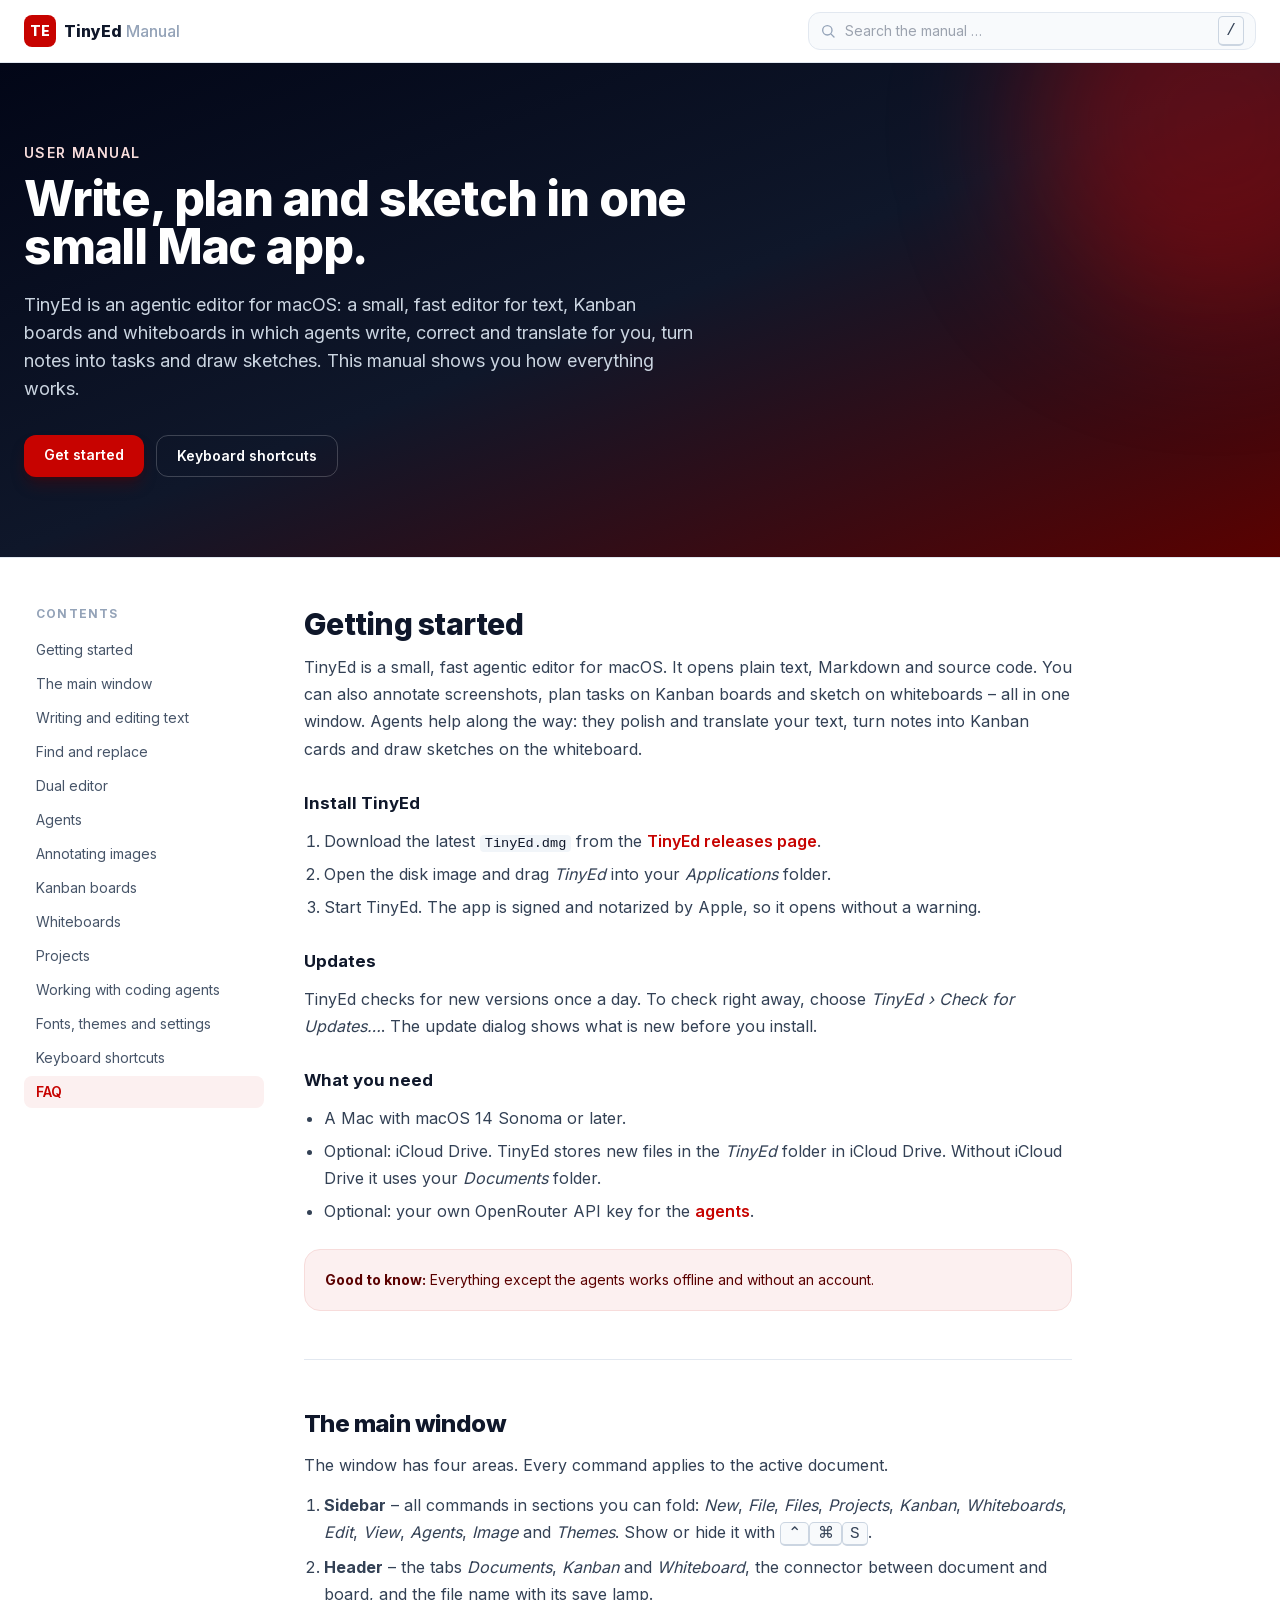
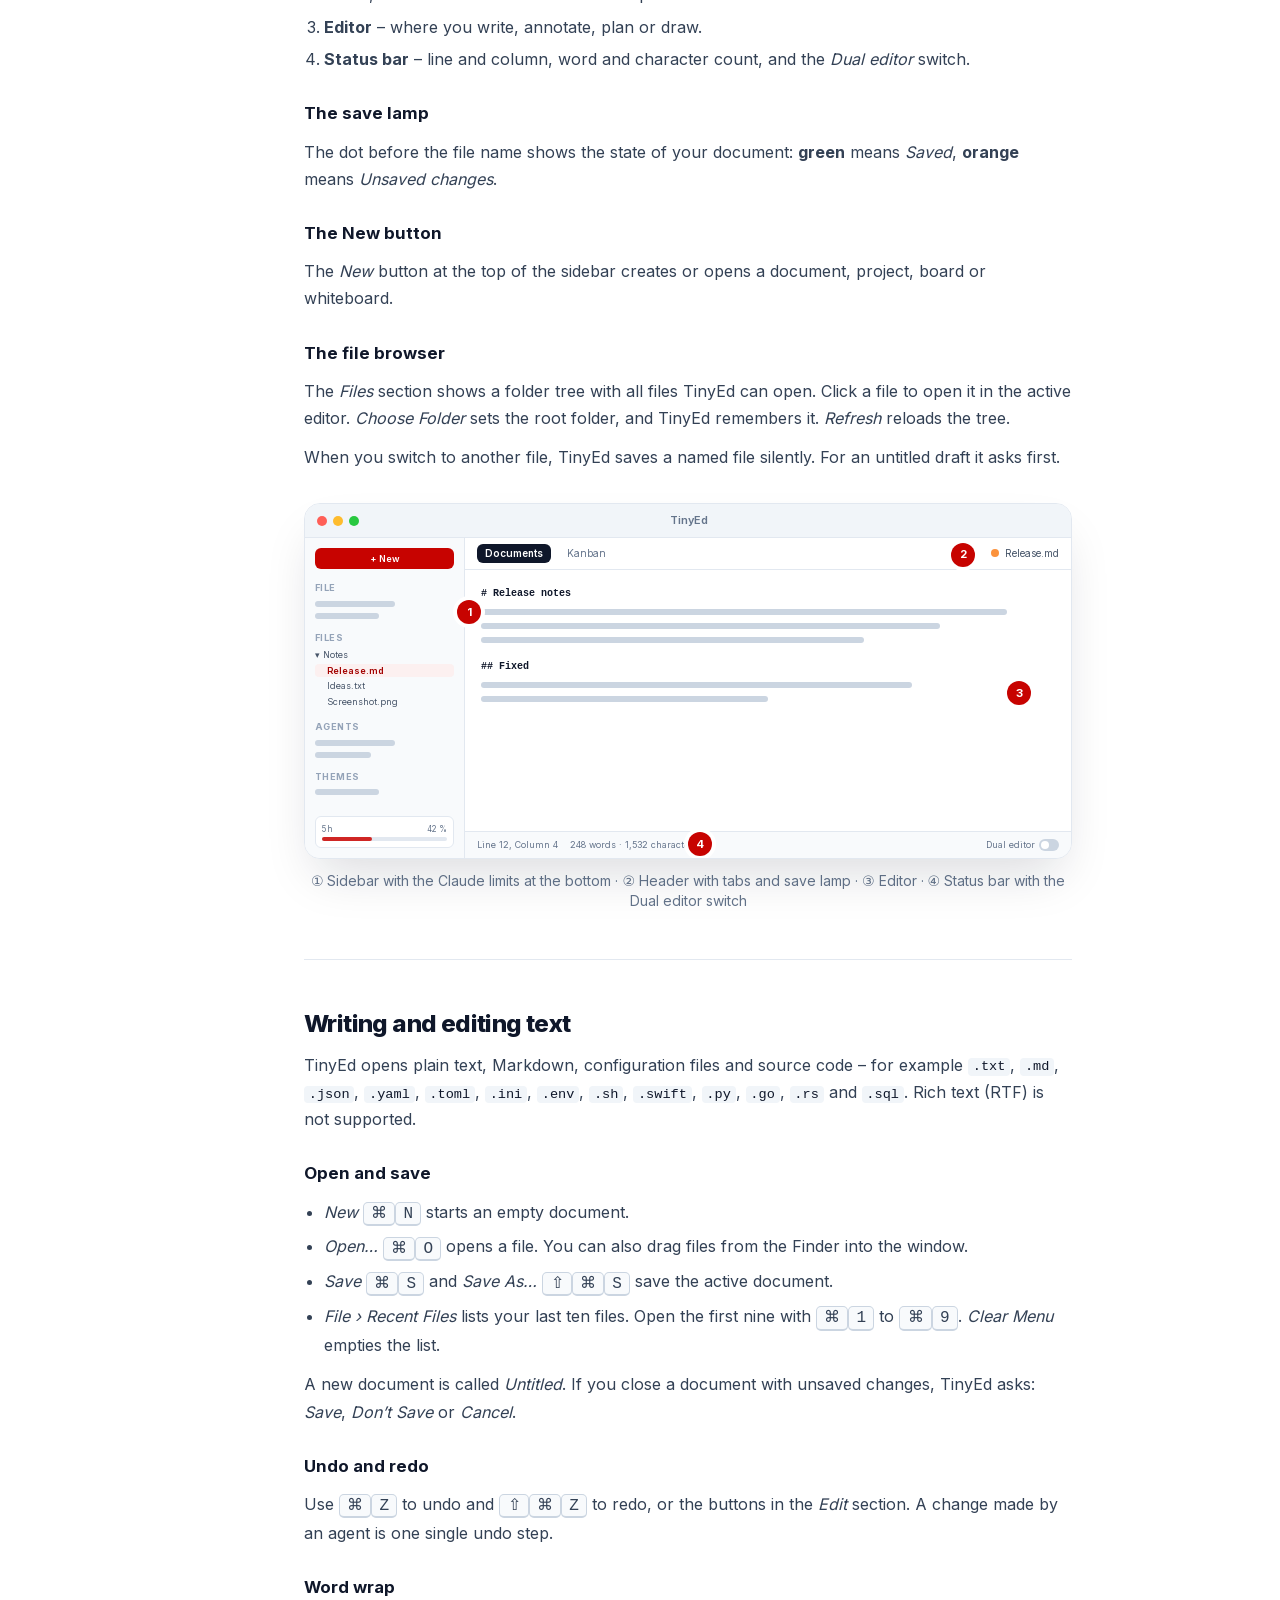
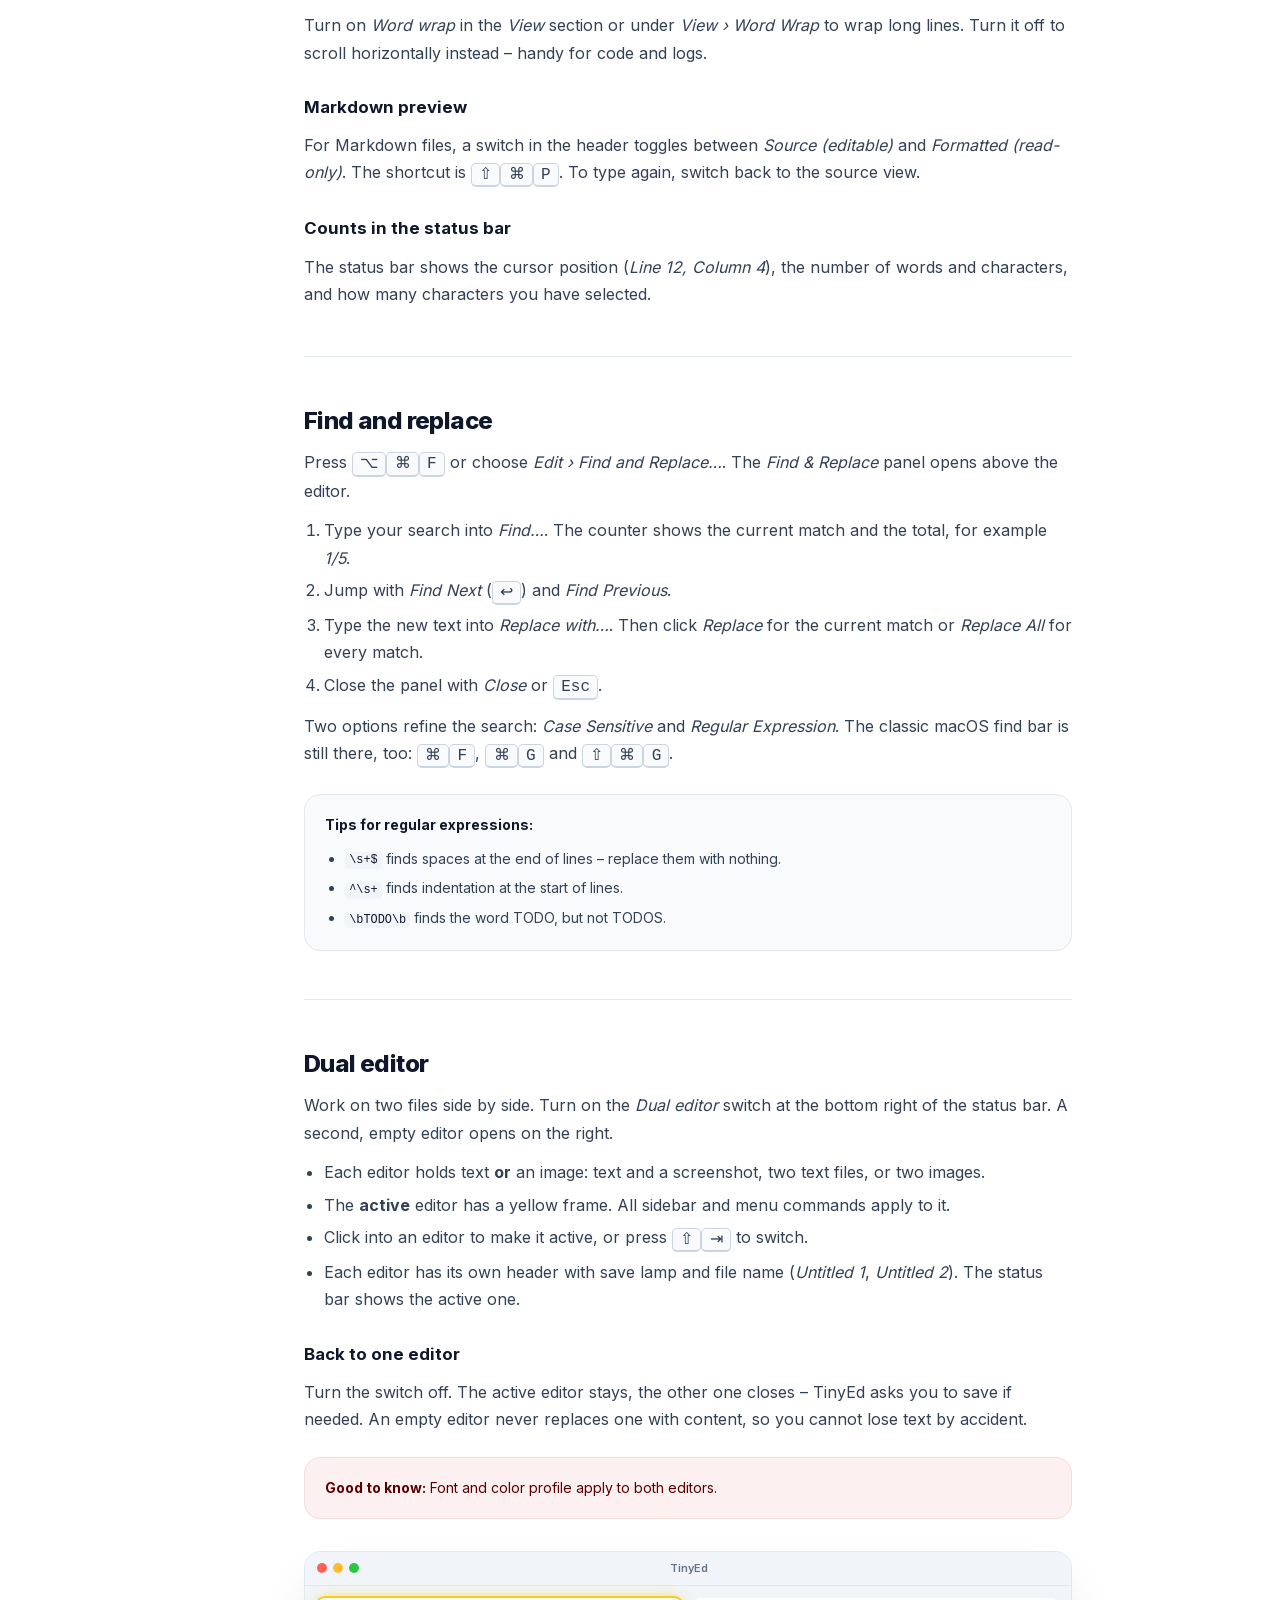
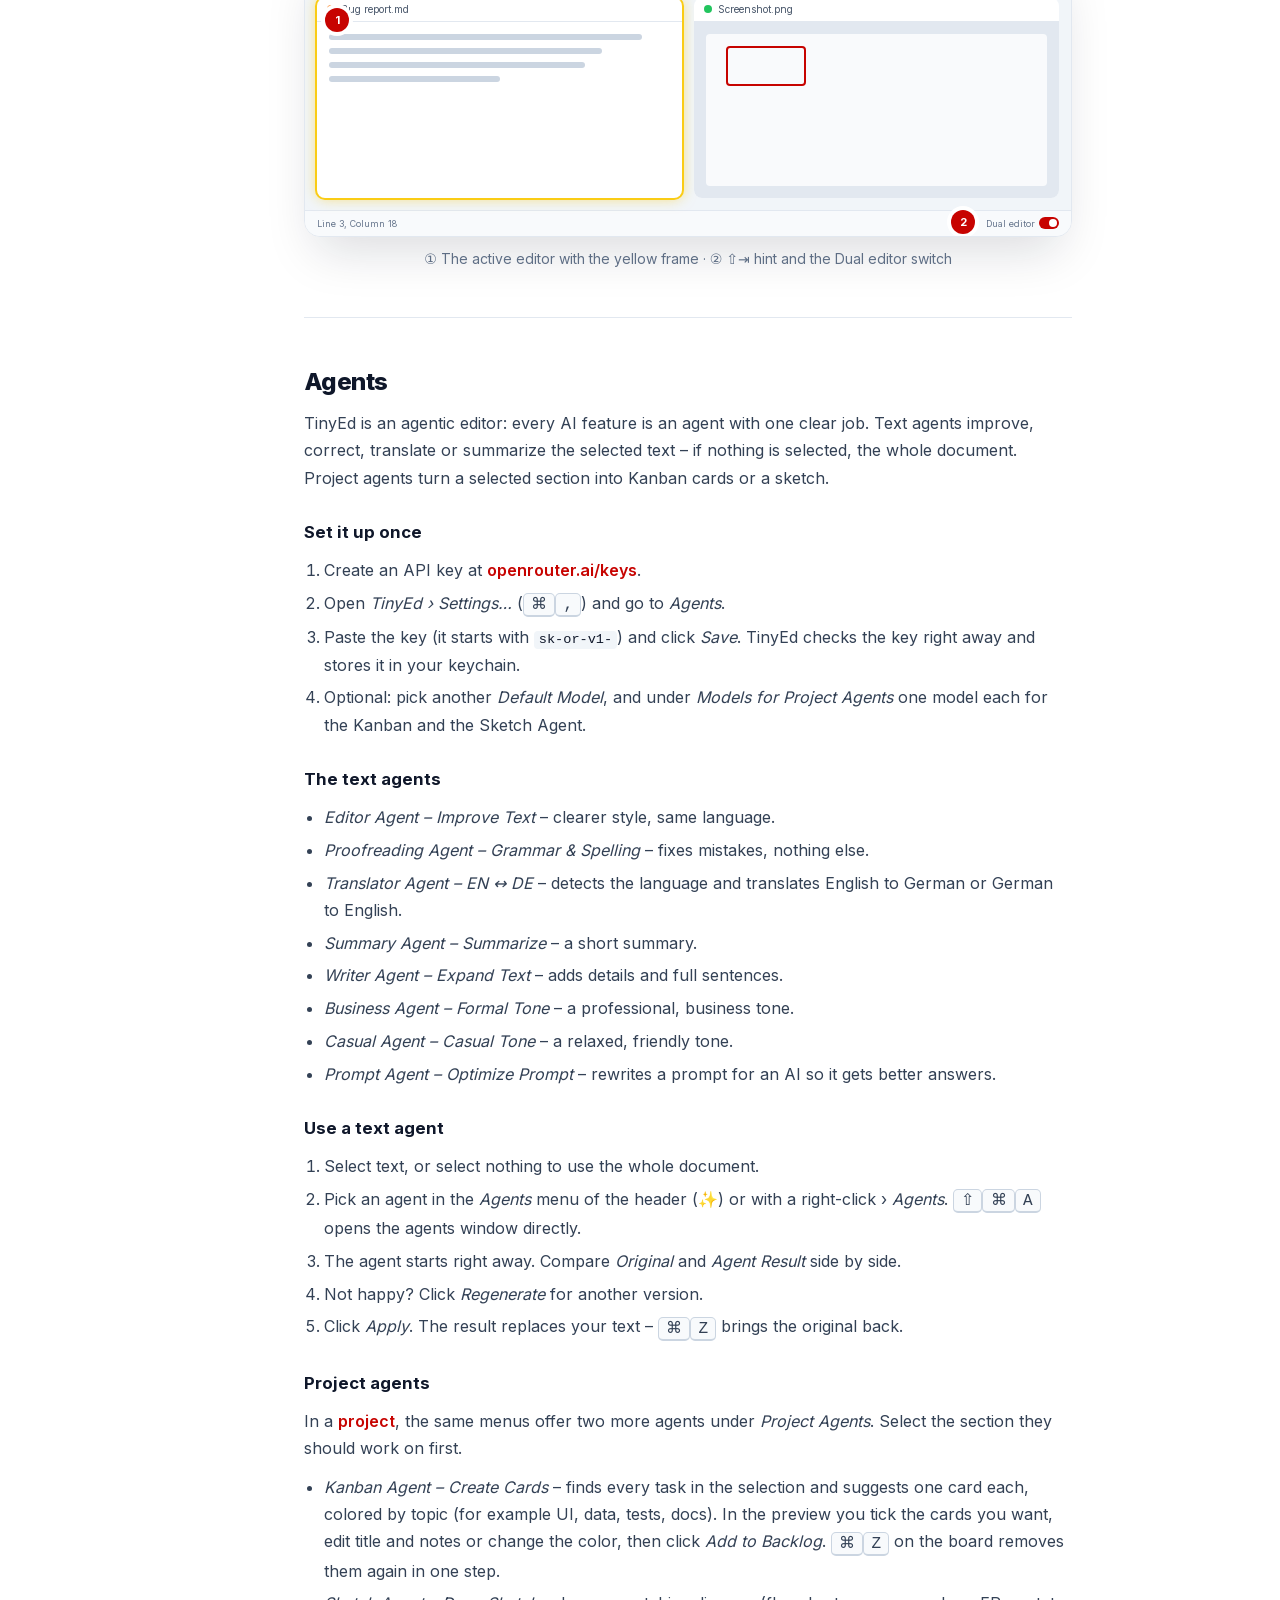
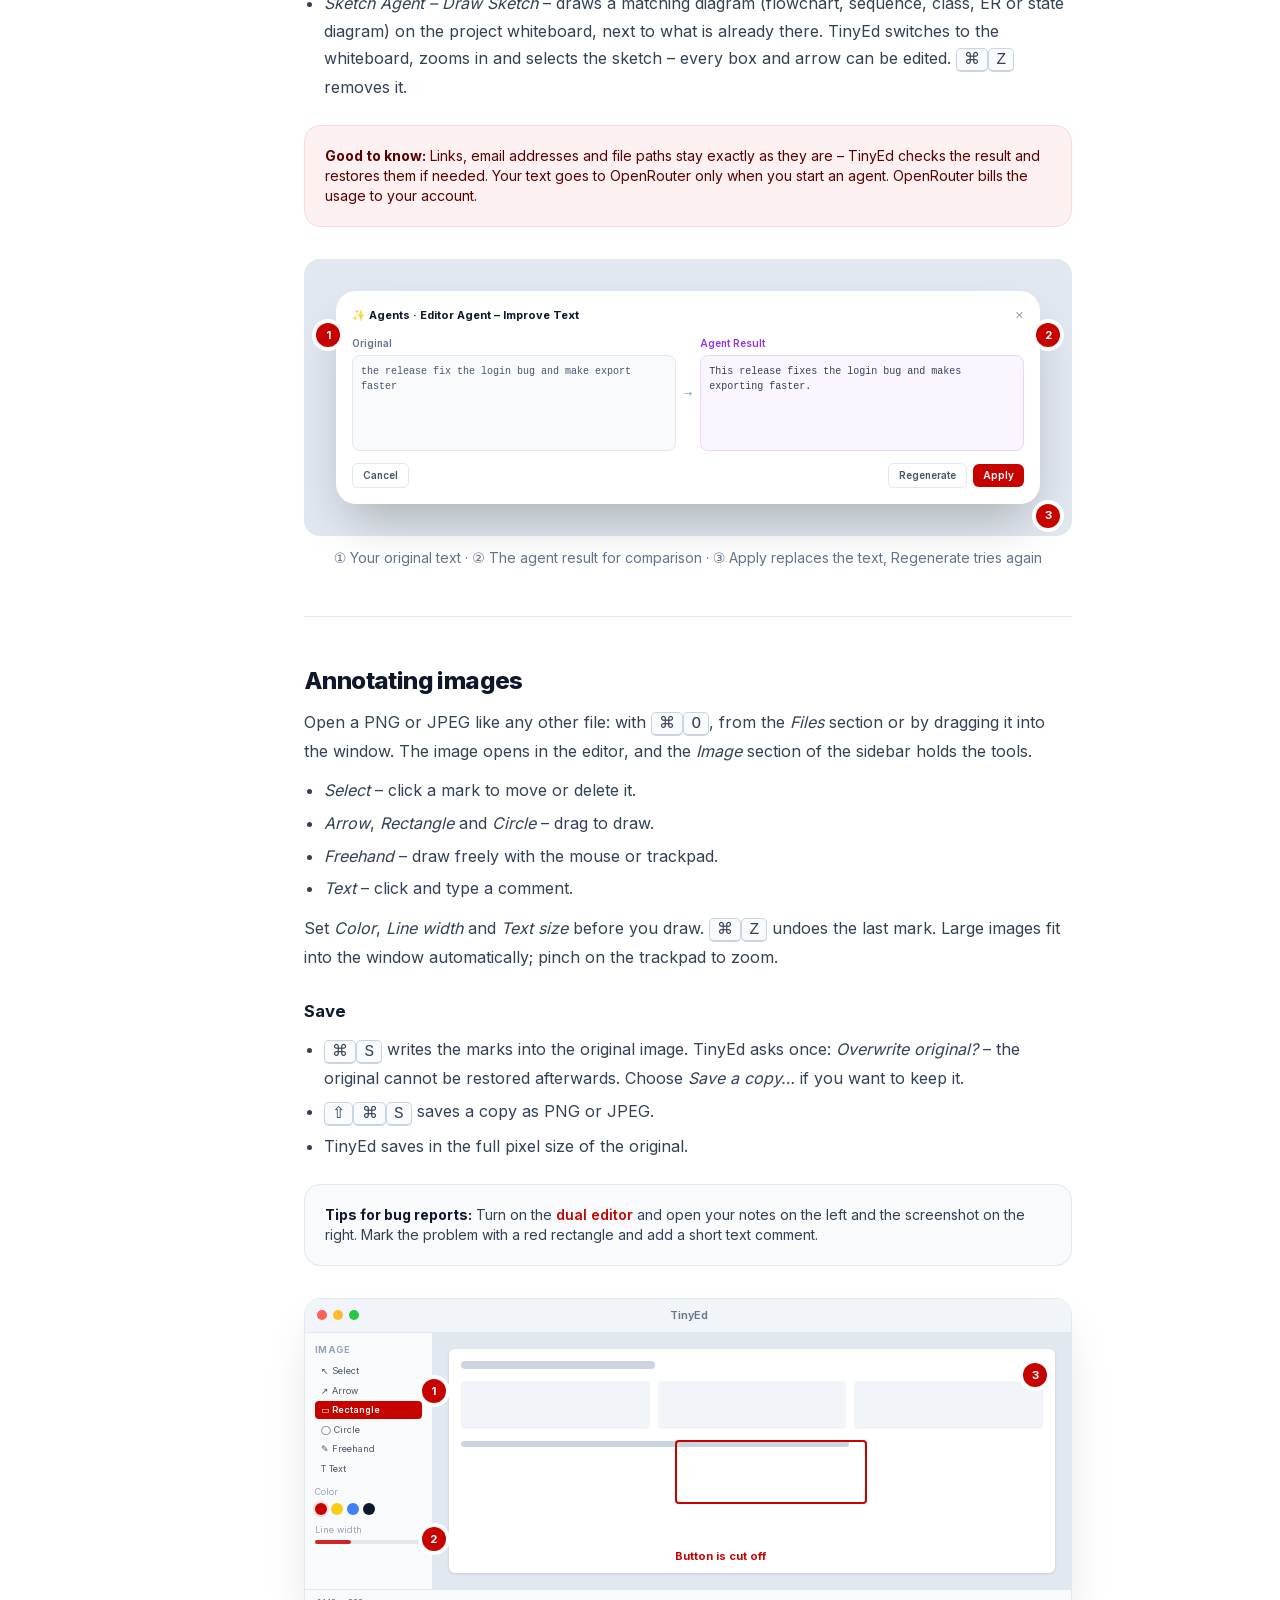
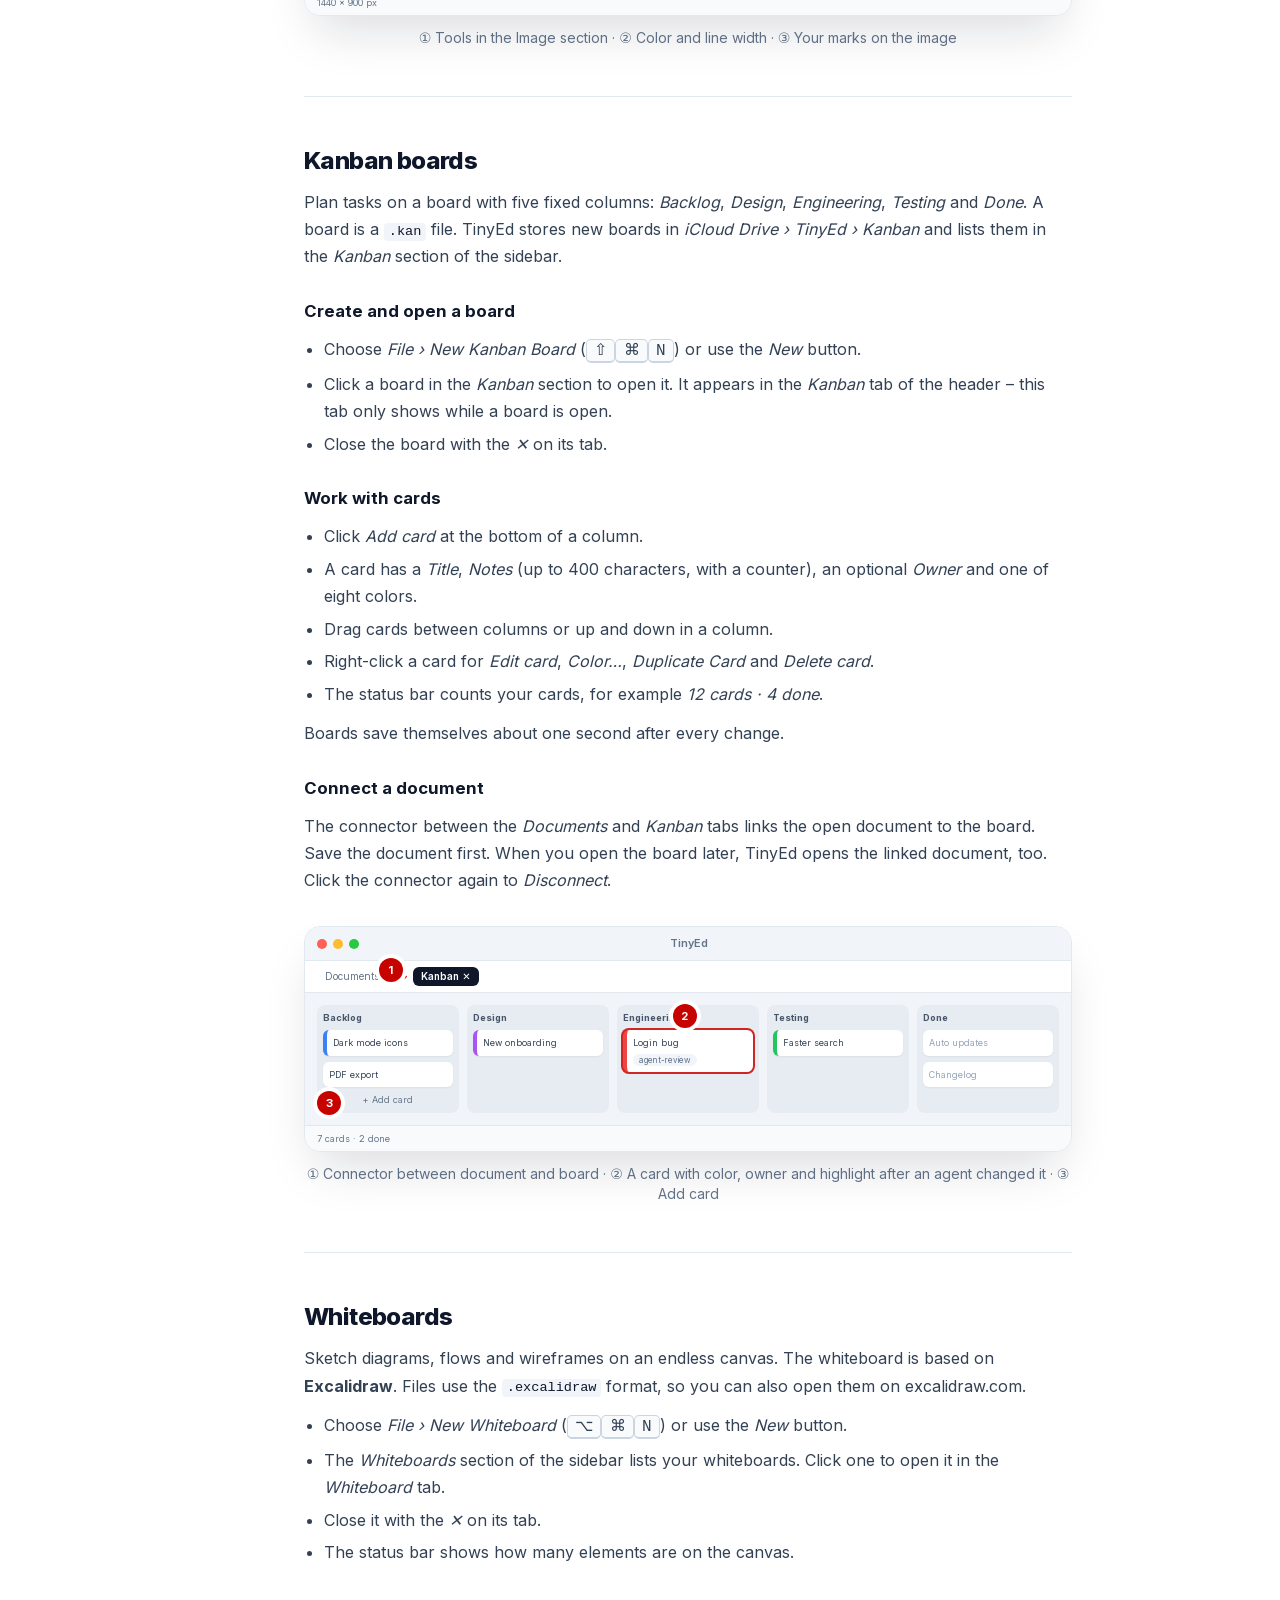
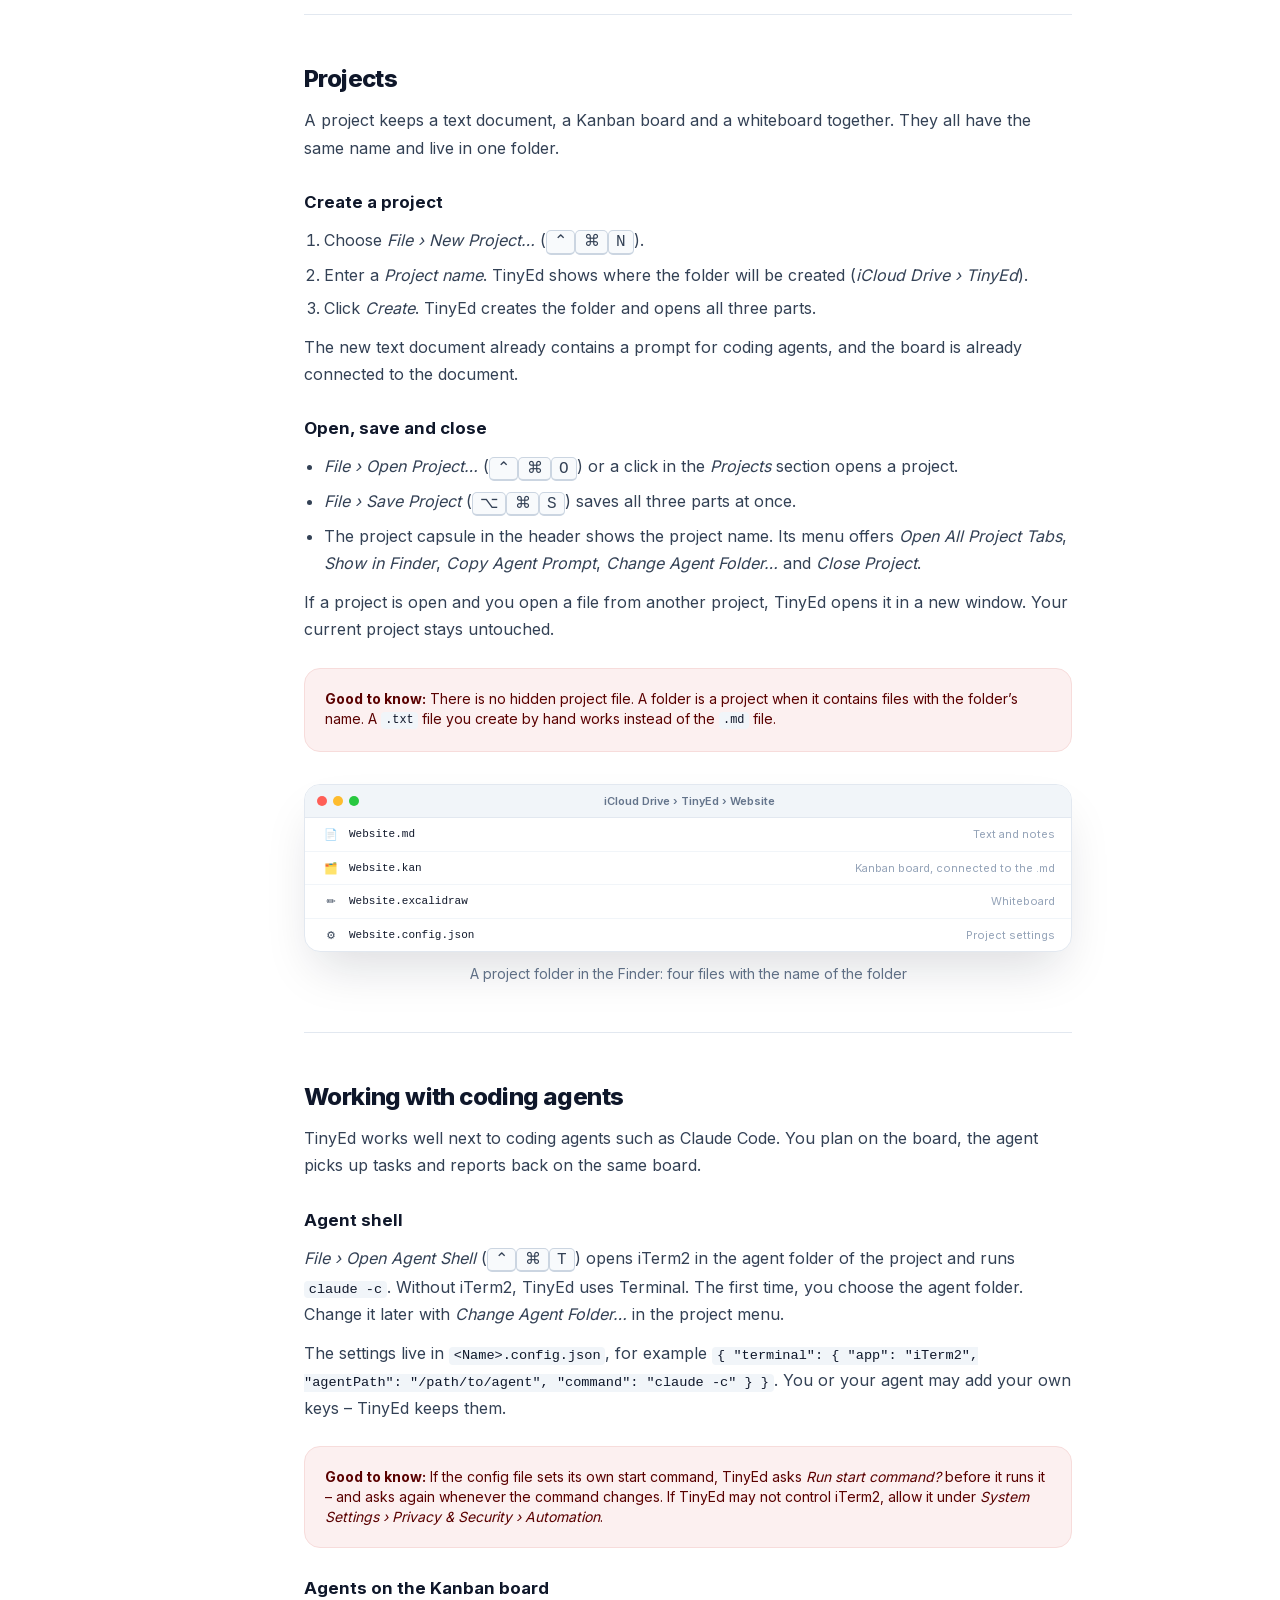
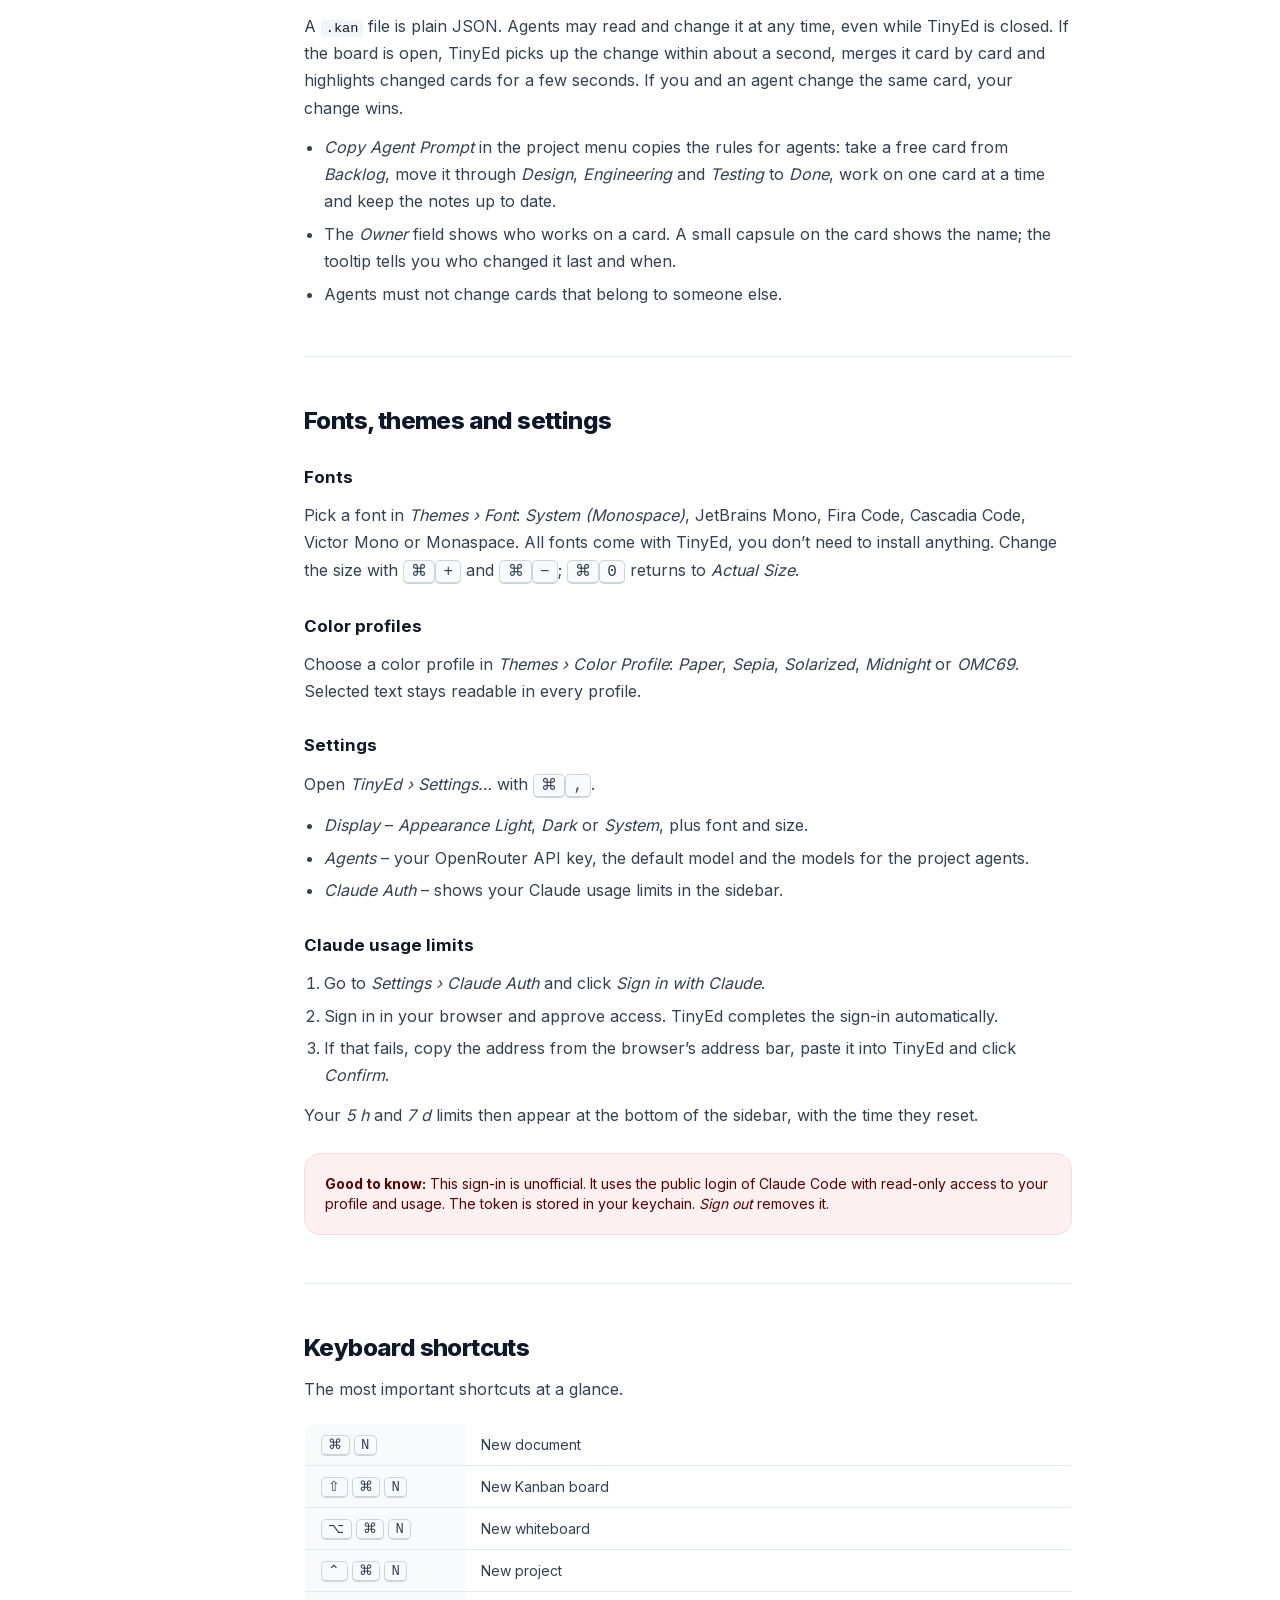
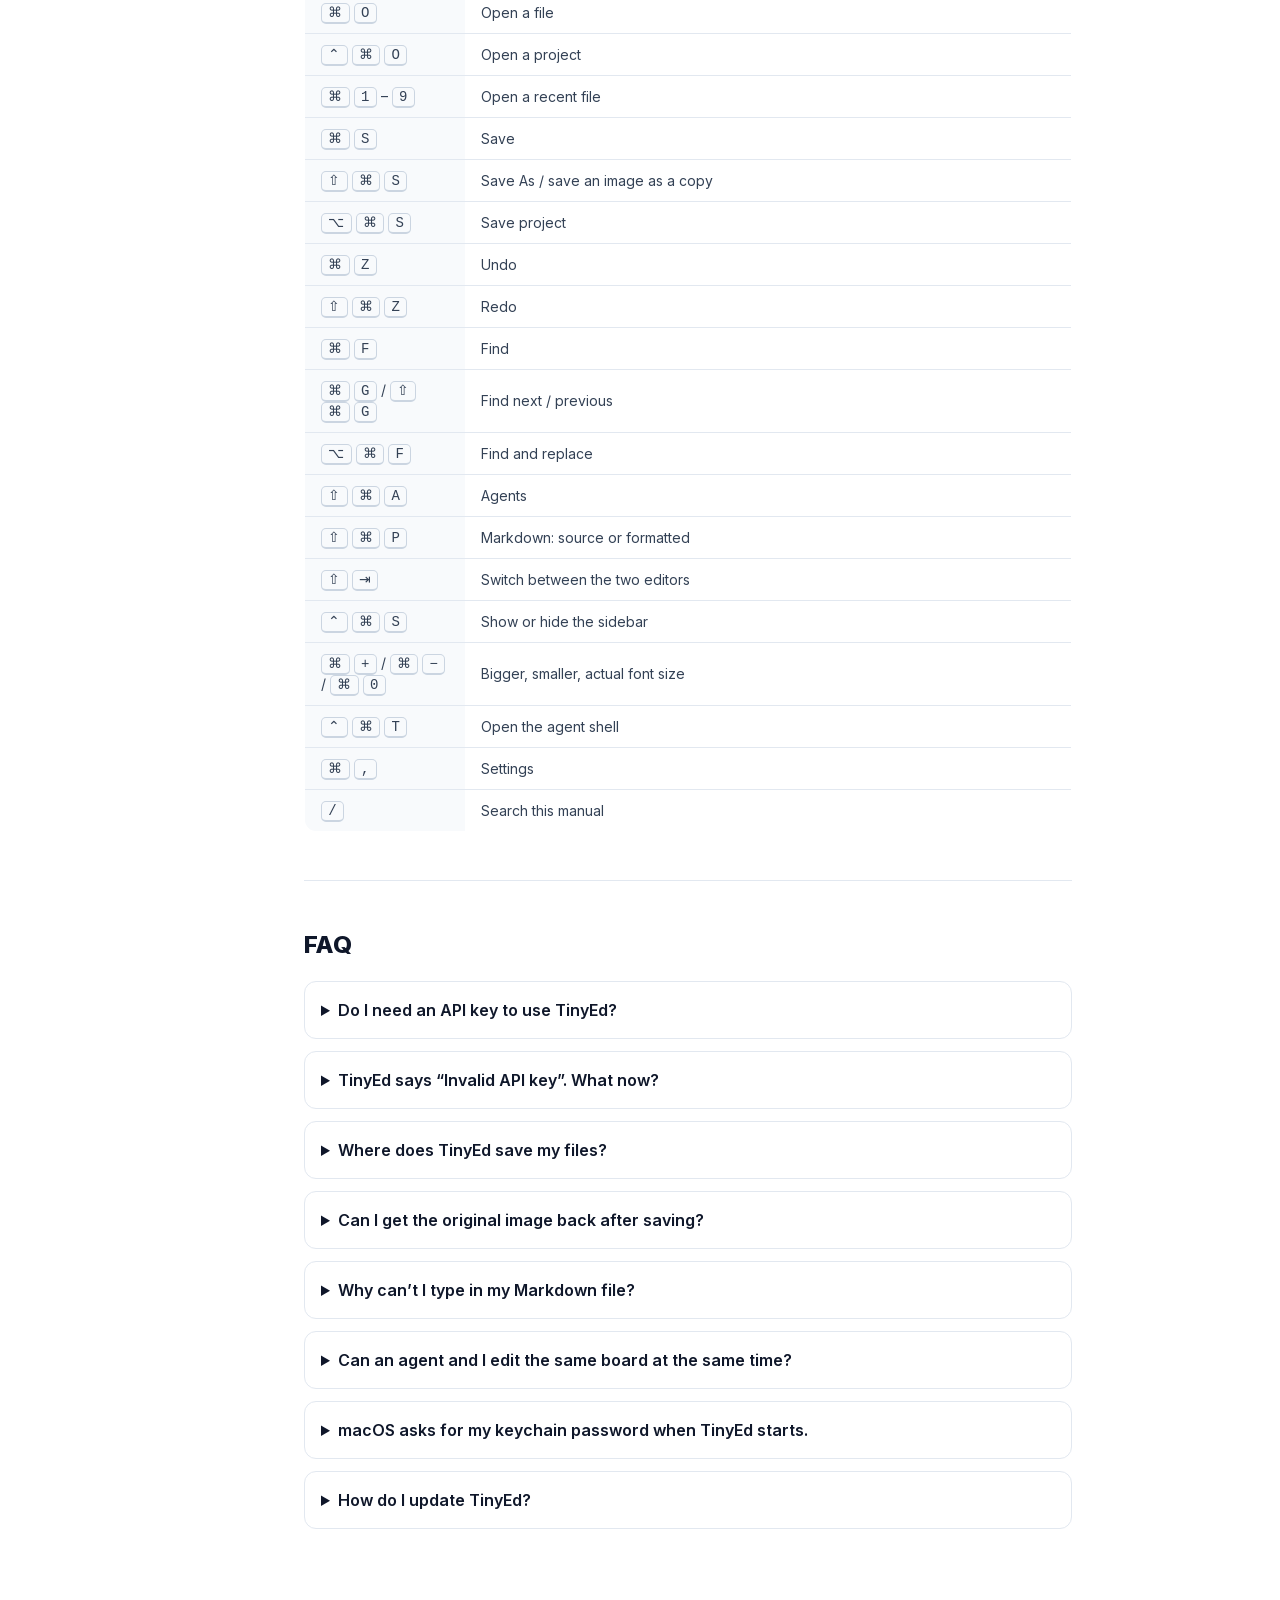
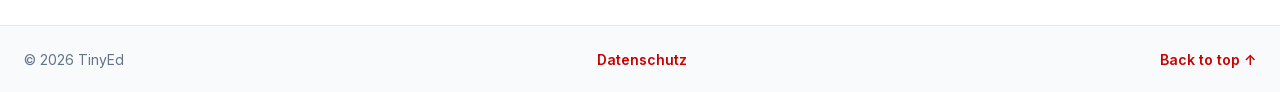
<file: help/index.html>
<!DOCTYPE html>
<html lang="en" class="scroll-smooth">
<head>
  <meta charset="utf-8">
  <meta name="viewport" content="width=device-width, initial-scale=1">
  <title>TinyEd – Manual</title>
  <meta name="description" content="The manual for TinyEd, the agentic editor for macOS: writing and editing text, find and replace, the dual editor, agents, image markup, Kanban boards, whiteboards, projects, the agent shell, themes and keyboard shortcuts.">
  <style>
    mark.hit { background: #f7dcdb; color: #5a0100; border-radius: 3px; padding: 0 1px; }
    kbd { font-family: ui-monospace, SFMono-Regular, Menlo, monospace; font-size: .75em; padding: .1em .45em;
          border: 1px solid #cbd5e1; border-bottom-width: 2px; border-radius: 5px; background: #f8fafc; color: #334155; }
    .doc-section { scroll-margin-top: 5.5rem; }
    .doc-section h3 { font-weight: 700; color: #0f172a; font-size: 1.05rem; margin-top: 1.75rem; }
    .doc-section > div p, .doc-section > div ul, .doc-section > div ol { margin-top: .75rem; line-height: 1.7; }
    .doc-section > div ul { list-style: disc; padding-left: 1.25rem; }
    .doc-section > div ol { list-style: decimal; padding-left: 1.25rem; }
    .doc-section > div li + li { margin-top: .35rem; }
    .doc-section code { font-family: ui-monospace, SFMono-Regular, Menlo, monospace; font-size: .85em;
          background: #f1f5f9; padding: .1em .35em; border-radius: 4px; color: #0f172a; }
    #toc a.active { color: #c70300; background: #fcf0f0; font-weight: 600; }
  </style>
  <link rel="stylesheet" href="assets/css/tailwind.css">
  <link href="assets/css/fonts.css" rel="stylesheet">
</head>
<body class="bg-white font-sans text-slate-700 antialiased">

  <!-- Header -->
  <header id="header" class="sticky top-0 z-40 border-b border-slate-200 bg-white/90 backdrop-blur">
    <div id="header-inner" class="mx-auto flex max-w-7xl items-center gap-4 px-4 py-3 sm:px-6">
      <a id="header-logo" href="#" class="flex shrink-0 items-center gap-2 font-extrabold text-slate-900">
        <span id="header-logo-mark" class="flex h-8 w-8 items-center justify-center rounded-lg bg-brand-600 text-sm text-white">TE</span>
        <span id="header-logo-text" class="hidden sm:inline">TinyEd <span class="font-medium text-slate-400">Manual</span></span>
      </a>
      <div id="header-search" class="relative ml-auto w-full max-w-md">
        <svg class="pointer-events-none absolute left-3 top-1/2 h-4 w-4 -translate-y-1/2 text-slate-400" fill="none" viewBox="0 0 24 24" stroke="currentColor" stroke-width="2" aria-hidden="true"><circle cx="11" cy="11" r="7"/><path stroke-linecap="round" d="M21 21l-4.35-4.35"/></svg>
        <input id="header-search-input" type="search" autocomplete="off" placeholder="Search the manual …" aria-label="Search the manual"
               class="w-full rounded-xl border border-slate-200 bg-slate-50 py-2 pl-9 pr-16 text-sm outline-none transition focus:border-brand-500 focus:bg-white focus:ring-4 focus:ring-brand-100">
        <span id="header-search-count" class="absolute right-11 top-1/2 -translate-y-1/2 text-xs font-semibold text-brand-600"></span>
        <kbd id="header-search-kbd" class="absolute right-3 top-1/2 -translate-y-1/2">/</kbd>
      </div>
    </div>
  </header>

  <main id="main">
    <!-- Hero -->
    <section id="hero" class="relative overflow-hidden border-b border-slate-200 bg-gradient-to-br from-slate-950 via-slate-900 to-brand-900 text-white">
      <div id="hero-glow" class="pointer-events-none absolute -right-32 -top-32 h-96 w-96 rounded-full bg-brand-600/40 blur-3xl"></div>
      <div id="hero-inner" class="relative mx-auto max-w-7xl px-4 py-16 sm:px-6 lg:py-20">
        <p id="hero-eyebrow" class="text-sm font-semibold uppercase tracking-widest text-brand-100">User manual</p>
        <h1 id="hero-title" class="mt-3 max-w-3xl text-4xl font-extrabold tracking-tight sm:text-5xl">Write, plan and sketch in one small Mac app.</h1>
        <p id="hero-text" class="mt-5 max-w-2xl text-lg text-slate-300">TinyEd is an agentic editor for macOS: a small, fast editor for text, Kanban boards and whiteboards in which agents write, correct and translate for you, turn notes into tasks and draw sketches. This manual shows you how everything works.</p>
        <div id="hero-buttons" class="mt-8 flex flex-wrap gap-3">
          <a id="hero-button-start" href="#getting-started" class="rounded-xl bg-brand-600 px-5 py-2.5 text-sm font-semibold shadow-lg shadow-brand-900/40 transition hover:bg-brand-500">Get started</a>
          <a id="hero-button-shortcuts" href="#shortcuts" class="rounded-xl border border-white/20 px-5 py-2.5 text-sm font-semibold transition hover:bg-white/10">Keyboard shortcuts</a>
        </div>
      </div>
    </section>

    <!-- Docs -->
    <div id="docs" class="mx-auto flex max-w-7xl gap-10 px-4 py-12 sm:px-6">
      <aside id="toc" class="sticky top-24 hidden max-h-[calc(100vh-7rem)] w-60 shrink-0 self-start overflow-y-auto lg:block">
        <p id="toc-title" class="px-3 text-xs font-bold uppercase tracking-widest text-slate-400">Contents</p>
        <ul id="toc-list" class="mt-3 space-y-0.5 text-sm">
          <li><a href="#getting-started" class="block rounded-lg px-3 py-1.5 text-slate-600 hover:bg-slate-100">Getting started</a></li>
          <li><a href="#main-window" class="block rounded-lg px-3 py-1.5 text-slate-600 hover:bg-slate-100">The main window</a></li>
          <li><a href="#text-editing" class="block rounded-lg px-3 py-1.5 text-slate-600 hover:bg-slate-100">Writing and editing text</a></li>
          <li><a href="#find-replace" class="block rounded-lg px-3 py-1.5 text-slate-600 hover:bg-slate-100">Find and replace</a></li>
          <li><a href="#dual-editor" class="block rounded-lg px-3 py-1.5 text-slate-600 hover:bg-slate-100">Dual editor</a></li>
          <li><a href="#ai-assistant" class="block rounded-lg px-3 py-1.5 text-slate-600 hover:bg-slate-100">Agents</a></li>
          <li><a href="#image-markup" class="block rounded-lg px-3 py-1.5 text-slate-600 hover:bg-slate-100">Annotating images</a></li>
          <li><a href="#kanban" class="block rounded-lg px-3 py-1.5 text-slate-600 hover:bg-slate-100">Kanban boards</a></li>
          <li><a href="#whiteboards" class="block rounded-lg px-3 py-1.5 text-slate-600 hover:bg-slate-100">Whiteboards</a></li>
          <li><a href="#projects" class="block rounded-lg px-3 py-1.5 text-slate-600 hover:bg-slate-100">Projects</a></li>
          <li><a href="#agents" class="block rounded-lg px-3 py-1.5 text-slate-600 hover:bg-slate-100">Working with coding agents</a></li>
          <li><a href="#appearance" class="block rounded-lg px-3 py-1.5 text-slate-600 hover:bg-slate-100">Fonts, themes and settings</a></li>
          <li><a href="#shortcuts" class="block rounded-lg px-3 py-1.5 text-slate-600 hover:bg-slate-100">Keyboard shortcuts</a></li>
          <li><a href="#faq" class="block rounded-lg px-3 py-1.5 text-slate-600 hover:bg-slate-100">FAQ</a></li>
        </ul>
      </aside>

      <div id="content" class="min-w-0 max-w-3xl flex-1">
        <div id="search-empty" class="hidden rounded-2xl border border-dashed border-slate-300 p-10 text-center text-slate-500">No results. Try another search term.</div>

        <!-- Getting started -->
        <section id="getting-started" class="doc-section pb-12">
          <div id="getting-started-en">
            <h2 id="getting-started-en-title" class="text-3xl font-extrabold tracking-tight text-slate-900">Getting started</h2>
            <p id="getting-started-en-text">TinyEd is a small, fast agentic editor for macOS. It opens plain text, Markdown and source code. You can also annotate screenshots, plan tasks on Kanban boards and sketch on whiteboards – all in one window. Agents help along the way: they polish and translate your text, turn notes into Kanban cards and draw sketches on the whiteboard.</p>
            <h3 id="getting-started-en-title-2">Install TinyEd</h3>
            <ol id="getting-started-en-list">
              <li>Download the latest <code>TinyEd.dmg</code> from the <a id="getting-started-en-link" href="https://github.com/omc69/TinyEd--/releases/latest" class="font-semibold text-brand-600 hover:underline">TinyEd releases page</a>.</li>
              <li>Open the disk image and drag <em>TinyEd</em> into your <em>Applications</em> folder.</li>
              <li>Start TinyEd. The app is signed and notarized by Apple, so it opens without a warning.</li>
            </ol>
            <h3 id="getting-started-en-title-3">Updates</h3>
            <p id="getting-started-en-text-2">TinyEd checks for new versions once a day. To check right away, choose <em>TinyEd › Check for Updates…</em>. The update dialog shows what is new before you install.</p>
            <h3 id="getting-started-en-title-4">What you need</h3>
            <ul id="getting-started-en-list-2">
              <li>A Mac with macOS 14 Sonoma or later.</li>
              <li>Optional: iCloud Drive. TinyEd stores new files in the <em>TinyEd</em> folder in iCloud Drive. Without iCloud Drive it uses your <em>Documents</em> folder.</li>
              <li>Optional: your own OpenRouter API key for the <a id="getting-started-en-link-2" href="#ai-assistant" class="font-semibold text-brand-600 hover:underline">agents</a>.</li>
            </ul>
            <div id="getting-started-en-note" class="mt-6 rounded-2xl border border-brand-100 bg-brand-50 p-5 text-sm text-brand-900">
              <strong>Good to know:</strong> Everything except the agents works offline and without an account.
            </div>
          </div>
        </section>

        <!-- The main window -->
        <section id="main-window" class="doc-section border-t border-slate-200 py-12">
          <div id="main-window-en">
            <h2 id="main-window-en-title" class="text-2xl font-extrabold tracking-tight text-slate-900">The main window</h2>
            <p id="main-window-en-text">The window has four areas. Every command applies to the active document.</p>
            <ol id="main-window-en-list">
              <li><strong>Sidebar</strong> – all commands in sections you can fold: <em>New</em>, <em>File</em>, <em>Files</em>, <em>Projects</em>, <em>Kanban</em>, <em>Whiteboards</em>, <em>Edit</em>, <em>View</em>, <em>Agents</em>, <em>Image</em> and <em>Themes</em>. Show or hide it with <kbd>⌃</kbd><kbd>⌘</kbd><kbd>S</kbd>.</li>
              <li><strong>Header</strong> – the tabs <em>Documents</em>, <em>Kanban</em> and <em>Whiteboard</em>, the connector between document and board, and the file name with its save lamp.</li>
              <li><strong>Editor</strong> – where you write, annotate, plan or draw.</li>
              <li><strong>Status bar</strong> – line and column, word and character count, and the <em>Dual editor</em> switch.</li>
            </ol>
            <h3 id="main-window-en-title-2">The save lamp</h3>
            <p id="main-window-en-text-2">The dot before the file name shows the state of your document: <strong>green</strong> means <em>Saved</em>, <strong>orange</strong> means <em>Unsaved changes</em>.</p>
            <h3 id="main-window-en-title-3">The New button</h3>
            <p id="main-window-en-text-3">The <em>New</em> button at the top of the sidebar creates or opens a document, project, board or whiteboard.</p>
            <h3 id="main-window-en-title-4">The file browser</h3>
            <p id="main-window-en-text-4">The <em>Files</em> section shows a folder tree with all files TinyEd can open. Click a file to open it in the active editor. <em>Choose Folder</em> sets the root folder, and TinyEd remembers it. <em>Refresh</em> reloads the tree.</p>
            <p id="main-window-en-text-5">When you switch to another file, TinyEd saves a named file silently. For an untitled draft it asks first.</p>
          </div>
          <figure id="main-window-figure" class="mt-8">
            <div id="main-window-figure-window" class="relative overflow-hidden rounded-2xl border border-slate-200 bg-white shadow-2xl shadow-slate-900/15">
              <div id="main-window-figure-titlebar" class="flex items-center gap-1.5 border-b border-slate-200 bg-slate-100 px-3 py-2">
                <span class="h-2.5 w-2.5 rounded-full bg-[#ff5f57]"></span><span class="h-2.5 w-2.5 rounded-full bg-[#febc2e]"></span><span class="h-2.5 w-2.5 rounded-full bg-[#28c840]"></span>
                <span class="flex-1 text-center text-[11px] font-semibold text-slate-500">TinyEd</span><span class="w-10"></span>
              </div>
              <div id="main-window-figure-body" class="flex h-80">
                <div id="main-window-figure-sidebar" class="flex w-36 shrink-0 flex-col border-r border-slate-200 bg-slate-50 p-2.5 text-[9px] sm:w-40">
                  <div class="rounded-md bg-brand-600 py-1 text-center font-semibold text-white">+ New</div>
                  <p class="mt-3 font-bold uppercase tracking-wider text-slate-400">File</p>
                  <div class="mt-1.5 space-y-1.5"><div class="h-1.5 w-20 rounded bg-slate-300"></div><div class="h-1.5 w-16 rounded bg-slate-300"></div></div>
                  <p class="mt-3 font-bold uppercase tracking-wider text-slate-400">Files</p>
                  <div class="mt-1 space-y-0.5 text-slate-600">
                    <p>▾ Notes</p>
                    <p class="rounded bg-brand-50 pl-3 font-semibold text-brand-700">Release.md</p>
                    <p class="pl-3">Ideas.txt</p>
                    <p class="pl-3">Screenshot.png</p>
                  </div>
                  <p class="mt-3 font-bold uppercase tracking-wider text-slate-400">Agents</p>
                  <div class="mt-1.5 space-y-1.5"><div class="h-1.5 w-20 rounded bg-slate-300"></div><div class="h-1.5 w-14 rounded bg-slate-300"></div></div>
                  <p class="mt-3 font-bold uppercase tracking-wider text-slate-400">Themes</p>
                  <div class="mt-1.5 h-1.5 w-16 rounded bg-slate-300"></div>
                  <div class="mt-auto rounded-md border border-slate-200 bg-white p-1.5 text-[8px] text-slate-500">
                    <div class="flex justify-between"><span>5 h</span><span>42 %</span></div>
                    <div class="mt-0.5 h-1 rounded bg-slate-200"><div class="h-1 w-2/5 rounded bg-brand-500"></div></div>
                  </div>
                </div>
                <div id="main-window-figure-main" class="flex min-w-0 flex-1 flex-col">
                  <div id="main-window-figure-header" class="flex items-center gap-2 border-b border-slate-200 px-3 py-1.5 text-[10px]">
                    <span class="rounded-md bg-slate-900 px-2 py-0.5 font-semibold text-white">Documents</span>
                    <span class="rounded-md px-2 py-0.5 text-slate-500">Kanban</span>
                    <span class="ml-auto flex items-center gap-1.5 text-slate-600"><span class="h-2 w-2 rounded-full bg-orange-400"></span>Release.md</span>
                  </div>
                  <div id="main-window-figure-editor" class="flex-1 space-y-2 p-4 font-mono text-[10px] text-slate-700">
                    <p class="font-bold text-slate-900"># Release notes</p>
                    <div class="h-1.5 w-11/12 rounded bg-slate-300"></div>
                    <div class="h-1.5 w-4/5 rounded bg-slate-300"></div>
                    <div class="h-1.5 w-2/3 rounded bg-slate-300"></div>
                    <p class="pt-2 font-bold text-slate-900">## Fixed</p>
                    <div class="h-1.5 w-3/4 rounded bg-slate-300"></div>
                    <div class="h-1.5 w-1/2 rounded bg-slate-300"></div>
                  </div>
                  <div id="main-window-figure-status" class="flex items-center gap-3 border-t border-slate-200 bg-slate-50 px-3 py-1.5 text-[9px] text-slate-500">
                    <span>Line 12, Column 4</span><span class="hidden sm:inline">248 words · 1,532 characters</span>
                    <span class="ml-auto flex items-center gap-1">Dual editor <span class="flex h-3 w-5 items-center rounded-full bg-slate-300 p-0.5"><span class="h-2 w-2 rounded-full bg-white"></span></span></span>
                  </div>
                </div>
              </div>
              <span id="main-window-figure-callout-1" class="absolute left-[8.5rem] top-24 flex h-6 w-6 items-center justify-center rounded-full bg-brand-600 text-[11px] font-bold text-white ring-4 ring-white sm:left-[9.5rem]">1</span>
              <span id="main-window-figure-callout-2" class="absolute right-24 top-[2.4rem] flex h-6 w-6 items-center justify-center rounded-full bg-brand-600 text-[11px] font-bold text-white ring-4 ring-white">2</span>
              <span id="main-window-figure-callout-3" class="absolute right-10 top-1/2 flex h-6 w-6 items-center justify-center rounded-full bg-brand-600 text-[11px] font-bold text-white ring-4 ring-white">3</span>
              <span id="main-window-figure-callout-4" class="absolute bottom-0.5 left-1/2 flex h-6 w-6 items-center justify-center rounded-full bg-brand-600 text-[11px] font-bold text-white ring-4 ring-white">4</span>
            </div>
            <figcaption id="main-window-figure-caption" class="mt-3 text-center text-sm text-slate-500">① Sidebar with the Claude limits at the bottom · ② Header with tabs and save lamp · ③ Editor · ④ Status bar with the Dual editor switch</figcaption>
          </figure>
        </section>

        <!-- Writing and editing text -->
        <section id="text-editing" class="doc-section border-t border-slate-200 py-12">
          <div id="text-editing-en">
            <h2 id="text-editing-en-title" class="text-2xl font-extrabold tracking-tight text-slate-900">Writing and editing text</h2>
            <p id="text-editing-en-text">TinyEd opens plain text, Markdown, configuration files and source code – for example <code>.txt</code>, <code>.md</code>, <code>.json</code>, <code>.yaml</code>, <code>.toml</code>, <code>.ini</code>, <code>.env</code>, <code>.sh</code>, <code>.swift</code>, <code>.py</code>, <code>.go</code>, <code>.rs</code> and <code>.sql</code>. Rich text (RTF) is not supported.</p>
            <h3 id="text-editing-en-title-2">Open and save</h3>
            <ul id="text-editing-en-list">
              <li><em>New</em> <kbd>⌘</kbd><kbd>N</kbd> starts an empty document.</li>
              <li><em>Open…</em> <kbd>⌘</kbd><kbd>O</kbd> opens a file. You can also drag files from the Finder into the window.</li>
              <li><em>Save</em> <kbd>⌘</kbd><kbd>S</kbd> and <em>Save As…</em> <kbd>⇧</kbd><kbd>⌘</kbd><kbd>S</kbd> save the active document.</li>
              <li><em>File › Recent Files</em> lists your last ten files. Open the first nine with <kbd>⌘</kbd><kbd>1</kbd> to <kbd>⌘</kbd><kbd>9</kbd>. <em>Clear Menu</em> empties the list.</li>
            </ul>
            <p id="text-editing-en-text-2">A new document is called <em>Untitled</em>. If you close a document with unsaved changes, TinyEd asks: <em>Save</em>, <em>Don’t Save</em> or <em>Cancel</em>.</p>
            <h3 id="text-editing-en-title-3">Undo and redo</h3>
            <p id="text-editing-en-text-3">Use <kbd>⌘</kbd><kbd>Z</kbd> to undo and <kbd>⇧</kbd><kbd>⌘</kbd><kbd>Z</kbd> to redo, or the buttons in the <em>Edit</em> section. A change made by an agent is one single undo step.</p>
            <h3 id="text-editing-en-title-4">Word wrap</h3>
            <p id="text-editing-en-text-4">Turn on <em>Word wrap</em> in the <em>View</em> section or under <em>View › Word Wrap</em> to wrap long lines. Turn it off to scroll horizontally instead – handy for code and logs.</p>
            <h3 id="text-editing-en-title-5">Markdown preview</h3>
            <p id="text-editing-en-text-5">For Markdown files, a switch in the header toggles between <em>Source (editable)</em> and <em>Formatted (read-only)</em>. The shortcut is <kbd>⇧</kbd><kbd>⌘</kbd><kbd>P</kbd>. To type again, switch back to the source view.</p>
            <h3 id="text-editing-en-title-6">Counts in the status bar</h3>
            <p id="text-editing-en-text-6">The status bar shows the cursor position (<em>Line 12, Column 4</em>), the number of words and characters, and how many characters you have selected.</p>
          </div>
        </section>

        <!-- Find and replace -->
        <section id="find-replace" class="doc-section border-t border-slate-200 py-12">
          <div id="find-replace-en">
            <h2 id="find-replace-en-title" class="text-2xl font-extrabold tracking-tight text-slate-900">Find and replace</h2>
            <p id="find-replace-en-text">Press <kbd>⌥</kbd><kbd>⌘</kbd><kbd>F</kbd> or choose <em>Edit › Find and Replace…</em>. The <em>Find &amp; Replace</em> panel opens above the editor.</p>
            <ol id="find-replace-en-list">
              <li>Type your search into <em>Find…</em>. The counter shows the current match and the total, for example <em>1/5</em>.</li>
              <li>Jump with <em>Find Next</em> (<kbd>↩</kbd>) and <em>Find Previous</em>.</li>
              <li>Type the new text into <em>Replace with…</em>. Then click <em>Replace</em> for the current match or <em>Replace All</em> for every match.</li>
              <li>Close the panel with <em>Close</em> or <kbd>Esc</kbd>.</li>
            </ol>
            <p id="find-replace-en-text-2">Two options refine the search: <em>Case Sensitive</em> and <em>Regular Expression</em>. The classic macOS find bar is still there, too: <kbd>⌘</kbd><kbd>F</kbd>, <kbd>⌘</kbd><kbd>G</kbd> and <kbd>⇧</kbd><kbd>⌘</kbd><kbd>G</kbd>.</p>
            <div id="find-replace-en-tips" class="mt-6 rounded-2xl border border-slate-200 bg-slate-50 p-5 text-sm">
              <strong class="text-slate-900">Tips for regular expressions:</strong>
              <ul id="find-replace-en-tips-list">
                <li><code>\s+$</code> finds spaces at the end of lines – replace them with nothing.</li>
                <li><code>^\s+</code> finds indentation at the start of lines.</li>
                <li><code>\bTODO\b</code> finds the word TODO, but not TODOS.</li>
              </ul>
            </div>
          </div>
        </section>

        <!-- Dual editor -->
        <section id="dual-editor" class="doc-section border-t border-slate-200 py-12">
          <div id="dual-editor-en">
            <h2 id="dual-editor-en-title" class="text-2xl font-extrabold tracking-tight text-slate-900">Dual editor</h2>
            <p id="dual-editor-en-text">Work on two files side by side. Turn on the <em>Dual editor</em> switch at the bottom right of the status bar. A second, empty editor opens on the right.</p>
            <ul id="dual-editor-en-list">
              <li>Each editor holds text <strong>or</strong> an image: text and a screenshot, two text files, or two images.</li>
              <li>The <strong>active</strong> editor has a yellow frame. All sidebar and menu commands apply to it.</li>
              <li>Click into an editor to make it active, or press <kbd>⇧</kbd><kbd>⇥</kbd> to switch.</li>
              <li>Each editor has its own header with save lamp and file name (<em>Untitled 1</em>, <em>Untitled 2</em>). The status bar shows the active one.</li>
            </ul>
            <h3 id="dual-editor-en-title-2">Back to one editor</h3>
            <p id="dual-editor-en-text-2">Turn the switch off. The active editor stays, the other one closes – TinyEd asks you to save if needed. An empty editor never replaces one with content, so you cannot lose text by accident.</p>
            <div id="dual-editor-en-note" class="mt-6 rounded-2xl border border-brand-100 bg-brand-50 p-5 text-sm text-brand-900">
              <strong>Good to know:</strong> Font and color profile apply to both editors.
            </div>
          </div>
          <figure id="dual-editor-figure" class="mt-8">
            <div id="dual-editor-figure-window" class="relative overflow-hidden rounded-2xl border border-slate-200 bg-white shadow-2xl shadow-slate-900/15">
              <div id="dual-editor-figure-titlebar" class="flex items-center gap-1.5 border-b border-slate-200 bg-slate-100 px-3 py-2">
                <span class="h-2.5 w-2.5 rounded-full bg-[#ff5f57]"></span><span class="h-2.5 w-2.5 rounded-full bg-[#febc2e]"></span><span class="h-2.5 w-2.5 rounded-full bg-[#28c840]"></span>
                <span class="flex-1 text-center text-[11px] font-semibold text-slate-500">TinyEd</span><span class="w-10"></span>
              </div>
              <div id="dual-editor-figure-panes" class="grid h-56 grid-cols-2 gap-3 bg-slate-100 p-3">
                <div id="dual-editor-figure-pane-1" class="flex flex-col overflow-hidden rounded-lg bg-white shadow-[0_0_0_2px_#facc15,0_0_14px_rgba(250,204,21,.6)]">
                  <div class="flex items-center gap-1.5 border-b border-slate-200 px-2.5 py-1 text-[10px] text-slate-600"><span class="h-2 w-2 rounded-full bg-orange-400"></span>Bug report.md</div>
                  <div class="flex-1 space-y-2 p-3"><div class="h-1.5 w-11/12 rounded bg-slate-300"></div><div class="h-1.5 w-4/5 rounded bg-slate-300"></div><div class="h-1.5 w-3/4 rounded bg-slate-300"></div><div class="h-1.5 w-1/2 rounded bg-slate-300"></div></div>
                </div>
                <div id="dual-editor-figure-pane-2" class="flex flex-col overflow-hidden rounded-lg bg-white">
                  <div class="flex items-center gap-1.5 border-b border-slate-200 px-2.5 py-1 text-[10px] text-slate-600"><span class="h-2 w-2 rounded-full bg-green-500"></span>Screenshot.png</div>
                  <div class="relative flex-1 bg-slate-200 p-3">
                    <div class="h-full rounded bg-white/80"></div>
                    <div class="absolute left-8 top-6 h-10 w-20 rounded border-2 border-brand-600"></div>
                  </div>
                </div>
              </div>
              <div id="dual-editor-figure-status" class="flex items-center gap-3 border-t border-slate-200 bg-slate-50 px-3 py-1.5 text-[9px] text-slate-500">
                <span>Line 3, Column 18</span>
                <span class="ml-auto">⇧⇥</span>
                <span class="flex items-center gap-1">Dual editor <span class="flex h-3 w-5 items-center justify-end rounded-full bg-brand-600 p-0.5"><span class="h-2 w-2 rounded-full bg-white"></span></span></span>
              </div>
              <span id="dual-editor-figure-callout-1" class="absolute left-5 top-14 flex h-6 w-6 items-center justify-center rounded-full bg-brand-600 text-[11px] font-bold text-white ring-4 ring-white">1</span>
              <span id="dual-editor-figure-callout-2" class="absolute bottom-0.5 right-24 flex h-6 w-6 items-center justify-center rounded-full bg-brand-600 text-[11px] font-bold text-white ring-4 ring-white">2</span>
            </div>
            <figcaption id="dual-editor-figure-caption" class="mt-3 text-center text-sm text-slate-500">① The active editor with the yellow frame · ② ⇧⇥ hint and the Dual editor switch</figcaption>
          </figure>
        </section>

        <!-- Agents -->
        <section id="ai-assistant" class="doc-section border-t border-slate-200 py-12">
          <div id="ai-assistant-en">
            <h2 id="ai-assistant-en-title" class="text-2xl font-extrabold tracking-tight text-slate-900">Agents</h2>
            <p id="ai-assistant-en-text">TinyEd is an agentic editor: every AI feature is an agent with one clear job. Text agents improve, correct, translate or summarize the selected text – if nothing is selected, the whole document. Project agents turn a selected section into Kanban cards or a sketch.</p>
            <h3 id="ai-assistant-en-title-2">Set it up once</h3>
            <ol id="ai-assistant-en-list">
              <li>Create an API key at <a id="ai-assistant-en-link" href="https://openrouter.ai/keys" class="font-semibold text-brand-600 hover:underline">openrouter.ai/keys</a>.</li>
              <li>Open <em>TinyEd › Settings…</em> (<kbd>⌘</kbd><kbd>,</kbd>) and go to <em>Agents</em>.</li>
              <li>Paste the key (it starts with <code>sk-or-v1-</code>) and click <em>Save</em>. TinyEd checks the key right away and stores it in your keychain.</li>
              <li>Optional: pick another <em>Default Model</em>, and under <em>Models for Project Agents</em> one model each for the Kanban and the Sketch Agent.</li>
            </ol>
            <h3 id="ai-assistant-en-title-3">The text agents</h3>
            <ul id="ai-assistant-en-list-2">
              <li><em>Editor Agent – Improve Text</em> – clearer style, same language.</li>
              <li><em>Proofreading Agent – Grammar &amp; Spelling</em> – fixes mistakes, nothing else.</li>
              <li><em>Translator Agent – EN ↔ DE</em> – detects the language and translates English to German or German to English.</li>
              <li><em>Summary Agent – Summarize</em> – a short summary.</li>
              <li><em>Writer Agent – Expand Text</em> – adds details and full sentences.</li>
              <li><em>Business Agent – Formal Tone</em> – a professional, business tone.</li>
              <li><em>Casual Agent – Casual Tone</em> – a relaxed, friendly tone.</li>
              <li><em>Prompt Agent – Optimize Prompt</em> – rewrites a prompt for an AI so it gets better answers.</li>
            </ul>
            <h3 id="ai-assistant-en-title-4">Use a text agent</h3>
            <ol id="ai-assistant-en-list-3">
              <li>Select text, or select nothing to use the whole document.</li>
              <li>Pick an agent in the <em>Agents</em> menu of the header (✨) or with a right-click › <em>Agents</em>. <kbd>⇧</kbd><kbd>⌘</kbd><kbd>A</kbd> opens the agents window directly.</li>
              <li>The agent starts right away. Compare <em>Original</em> and <em>Agent Result</em> side by side.</li>
              <li>Not happy? Click <em>Regenerate</em> for another version.</li>
              <li>Click <em>Apply</em>. The result replaces your text – <kbd>⌘</kbd><kbd>Z</kbd> brings the original back.</li>
            </ol>
            <h3 id="ai-assistant-en-title-5">Project agents</h3>
            <p id="ai-assistant-en-text-2">In a <a href="#projects" class="font-semibold text-brand-600 hover:underline">project</a>, the same menus offer two more agents under <em>Project Agents</em>. Select the section they should work on first.</p>
            <ul id="ai-assistant-en-list-4">
              <li><em>Kanban Agent – Create Cards</em> – finds every task in the selection and suggests one card each, colored by topic (for example UI, data, tests, docs). In the preview you tick the cards you want, edit title and notes or change the color, then click <em>Add to Backlog</em>. <kbd>⌘</kbd><kbd>Z</kbd> on the board removes them again in one step.</li>
              <li><em>Sketch Agent – Draw Sketch</em> – draws a matching diagram (flowchart, sequence, class, ER or state diagram) on the project whiteboard, next to what is already there. TinyEd switches to the whiteboard, zooms in and selects the sketch – every box and arrow can be edited. <kbd>⌘</kbd><kbd>Z</kbd> removes it.</li>
            </ul>
            <div id="ai-assistant-en-note" class="mt-6 rounded-2xl border border-brand-100 bg-brand-50 p-5 text-sm text-brand-900">
              <strong>Good to know:</strong> Links, email addresses and file paths stay exactly as they are – TinyEd checks the result and restores them if needed. Your text goes to OpenRouter only when you start an agent. OpenRouter bills the usage to your account.
            </div>
          </div>
          <figure id="ai-assistant-figure" class="mt-8">
            <div id="ai-assistant-figure-stage" class="relative rounded-2xl bg-slate-200 p-5 sm:p-8">
              <div id="ai-assistant-figure-card" class="rounded-[20px] bg-white p-4 shadow-2xl">
                <div id="ai-assistant-figure-head" class="flex items-center justify-between text-[11px] font-bold text-slate-900">
                  <span><span class="text-purple-500">✨</span> Agents · Editor Agent – Improve Text</span><span class="text-slate-400">✕</span>
                </div>
                <div id="ai-assistant-figure-columns" class="mt-3 grid grid-cols-[1fr_auto_1fr] items-stretch gap-2 text-[10px]">
                  <div>
                    <p class="font-semibold text-slate-500">Original</p>
                    <div class="mt-1 h-24 rounded-lg border border-slate-200 bg-slate-50 p-2 font-mono text-slate-600">the release fix the login bug and make export faster</div>
                  </div>
                  <div class="flex items-center text-slate-400">→</div>
                  <div>
                    <p class="font-semibold text-purple-600">Agent Result</p>
                    <div class="mt-1 h-24 rounded-lg border border-purple-200 bg-purple-50 p-2 font-mono text-slate-700">This release fixes the login bug and makes exporting faster.</div>
                  </div>
                </div>
                <div id="ai-assistant-figure-buttons" class="mt-3 flex flex-wrap items-center gap-1.5 text-[10px] font-semibold">
                  <span class="rounded-md border border-slate-200 px-2.5 py-1 text-slate-600">Cancel</span>
                  <span class="ml-auto rounded-md border border-slate-200 px-2.5 py-1 text-slate-600">Regenerate</span>
                  <span class="rounded-md bg-brand-600 px-2.5 py-1 text-white">Apply</span>
                </div>
              </div>
              <span id="ai-assistant-figure-callout-1" class="absolute left-3 top-16 flex h-6 w-6 items-center justify-center rounded-full bg-brand-600 text-[11px] font-bold text-white ring-4 ring-white">1</span>
              <span id="ai-assistant-figure-callout-2" class="absolute right-3 top-16 flex h-6 w-6 items-center justify-center rounded-full bg-brand-600 text-[11px] font-bold text-white ring-4 ring-white">2</span>
              <span id="ai-assistant-figure-callout-3" class="absolute bottom-2 right-3 flex h-6 w-6 items-center justify-center rounded-full bg-brand-600 text-[11px] font-bold text-white ring-4 ring-white">3</span>
            </div>
            <figcaption id="ai-assistant-figure-caption" class="mt-3 text-center text-sm text-slate-500">① Your original text · ② The agent result for comparison · ③ Apply replaces the text, Regenerate tries again</figcaption>
          </figure>
        </section>

        <!-- Annotating images -->
        <section id="image-markup" class="doc-section border-t border-slate-200 py-12">
          <div id="image-markup-en">
            <h2 id="image-markup-en-title" class="text-2xl font-extrabold tracking-tight text-slate-900">Annotating images</h2>
            <p id="image-markup-en-text">Open a PNG or JPEG like any other file: with <kbd>⌘</kbd><kbd>O</kbd>, from the <em>Files</em> section or by dragging it into the window. The image opens in the editor, and the <em>Image</em> section of the sidebar holds the tools.</p>
            <ul id="image-markup-en-list">
              <li><em>Select</em> – click a mark to move or delete it.</li>
              <li><em>Arrow</em>, <em>Rectangle</em> and <em>Circle</em> – drag to draw.</li>
              <li><em>Freehand</em> – draw freely with the mouse or trackpad.</li>
              <li><em>Text</em> – click and type a comment.</li>
            </ul>
            <p id="image-markup-en-text-2">Set <em>Color</em>, <em>Line width</em> and <em>Text size</em> before you draw. <kbd>⌘</kbd><kbd>Z</kbd> undoes the last mark. Large images fit into the window automatically; pinch on the trackpad to zoom.</p>
            <h3 id="image-markup-en-title-2">Save</h3>
            <ul id="image-markup-en-list-2">
              <li><kbd>⌘</kbd><kbd>S</kbd> writes the marks into the original image. TinyEd asks once: <em>Overwrite original?</em> – the original cannot be restored afterwards. Choose <em>Save a copy…</em> if you want to keep it.</li>
              <li><kbd>⇧</kbd><kbd>⌘</kbd><kbd>S</kbd> saves a copy as PNG or JPEG.</li>
              <li>TinyEd saves in the full pixel size of the original.</li>
            </ul>
            <div id="image-markup-en-tips" class="mt-6 rounded-2xl border border-slate-200 bg-slate-50 p-5 text-sm">
              <strong class="text-slate-900">Tips for bug reports:</strong> Turn on the <a id="image-markup-en-link" href="#dual-editor" class="font-semibold text-brand-600 hover:underline">dual editor</a> and open your notes on the left and the screenshot on the right. Mark the problem with a red rectangle and add a short text comment.
            </div>
          </div>
          <figure id="image-markup-figure" class="mt-8">
            <div id="image-markup-figure-window" class="relative overflow-hidden rounded-2xl border border-slate-200 bg-white shadow-2xl shadow-slate-900/15">
              <div id="image-markup-figure-titlebar" class="flex items-center gap-1.5 border-b border-slate-200 bg-slate-100 px-3 py-2">
                <span class="h-2.5 w-2.5 rounded-full bg-[#ff5f57]"></span><span class="h-2.5 w-2.5 rounded-full bg-[#febc2e]"></span><span class="h-2.5 w-2.5 rounded-full bg-[#28c840]"></span>
                <span class="flex-1 text-center text-[11px] font-semibold text-slate-500">TinyEd</span><span class="w-10"></span>
              </div>
              <div id="image-markup-figure-body" class="flex h-64">
                <div id="image-markup-figure-tools" class="w-32 shrink-0 border-r border-slate-200 bg-slate-50 p-2.5 text-[9px] text-slate-600">
                  <p class="font-bold uppercase tracking-wider text-slate-400">Image</p>
                  <div class="mt-1.5 space-y-0.5">
                    <p class="px-1.5 py-0.5">↖ Select</p>
                    <p class="px-1.5 py-0.5">↗ Arrow</p>
                    <p class="rounded bg-brand-600 px-1.5 py-0.5 font-semibold text-white">▭ Rectangle</p>
                    <p class="px-1.5 py-0.5">◯ Circle</p>
                    <p class="px-1.5 py-0.5">✎ Freehand</p>
                    <p class="px-1.5 py-0.5">T Text</p>
                  </div>
                  <p class="mt-2 text-slate-400">Color</p>
                  <div class="mt-1 flex gap-1"><span class="h-3 w-3 rounded-full bg-brand-600 ring-2 ring-brand-100"></span><span class="h-3 w-3 rounded-full bg-yellow-400"></span><span class="h-3 w-3 rounded-full bg-blue-500"></span><span class="h-3 w-3 rounded-full bg-slate-900"></span></div>
                  <p class="mt-2 text-slate-400">Line width</p>
                  <div class="mt-1 h-1 rounded bg-slate-200"><div class="h-1 w-1/3 rounded bg-brand-500"></div></div>
                </div>
                <div id="image-markup-figure-canvas" class="relative flex-1 bg-slate-200 p-4">
                  <div class="h-full rounded-md bg-white p-3 shadow">
                    <div class="h-2 w-1/3 rounded bg-slate-300"></div>
                    <div class="mt-3 grid grid-cols-3 gap-2"><div class="h-12 rounded bg-slate-100"></div><div class="h-12 rounded bg-slate-100"></div><div class="h-12 rounded bg-slate-100"></div></div>
                    <div class="mt-3 h-1.5 w-2/3 rounded bg-slate-300"></div>
                  </div>
                  <div class="absolute left-[38%] top-[42%] h-16 w-[30%] rounded border-2 border-brand-600"></div>
                  <p class="absolute bottom-6 left-[38%] text-[11px] font-bold text-brand-600">Button is cut off</p>
                </div>
              </div>
              <div id="image-markup-figure-status" class="border-t border-slate-200 bg-slate-50 px-3 py-1.5 text-[9px] text-slate-500">1440 × 900 px</div>
              <span id="image-markup-figure-callout-1" class="absolute left-[7.3rem] top-20 flex h-6 w-6 items-center justify-center rounded-full bg-brand-600 text-[11px] font-bold text-white ring-4 ring-white">1</span>
              <span id="image-markup-figure-callout-2" class="absolute left-[7.3rem] bottom-16 flex h-6 w-6 items-center justify-center rounded-full bg-brand-600 text-[11px] font-bold text-white ring-4 ring-white">2</span>
              <span id="image-markup-figure-callout-3" class="absolute right-6 top-16 flex h-6 w-6 items-center justify-center rounded-full bg-brand-600 text-[11px] font-bold text-white ring-4 ring-white">3</span>
            </div>
            <figcaption id="image-markup-figure-caption" class="mt-3 text-center text-sm text-slate-500">① Tools in the Image section · ② Color and line width · ③ Your marks on the image</figcaption>
          </figure>
        </section>

        <!-- Kanban boards -->
        <section id="kanban" class="doc-section border-t border-slate-200 py-12">
          <div id="kanban-en">
            <h2 id="kanban-en-title" class="text-2xl font-extrabold tracking-tight text-slate-900">Kanban boards</h2>
            <p id="kanban-en-text">Plan tasks on a board with five fixed columns: <em>Backlog</em>, <em>Design</em>, <em>Engineering</em>, <em>Testing</em> and <em>Done</em>. A board is a <code>.kan</code> file. TinyEd stores new boards in <em>iCloud Drive › TinyEd › Kanban</em> and lists them in the <em>Kanban</em> section of the sidebar.</p>
            <h3 id="kanban-en-title-2">Create and open a board</h3>
            <ul id="kanban-en-list">
              <li>Choose <em>File › New Kanban Board</em> (<kbd>⇧</kbd><kbd>⌘</kbd><kbd>N</kbd>) or use the <em>New</em> button.</li>
              <li>Click a board in the <em>Kanban</em> section to open it. It appears in the <em>Kanban</em> tab of the header – this tab only shows while a board is open.</li>
              <li>Close the board with the <em>✕</em> on its tab.</li>
            </ul>
            <h3 id="kanban-en-title-3">Work with cards</h3>
            <ul id="kanban-en-list-2">
              <li>Click <em>Add card</em> at the bottom of a column.</li>
              <li>A card has a <em>Title</em>, <em>Notes</em> (up to 400 characters, with a counter), an optional <em>Owner</em> and one of eight colors.</li>
              <li>Drag cards between columns or up and down in a column.</li>
              <li>Right-click a card for <em>Edit card</em>, <em>Color…</em>, <em>Duplicate Card</em> and <em>Delete card</em>.</li>
              <li>The status bar counts your cards, for example <em>12 cards · 4 done</em>.</li>
            </ul>
            <p id="kanban-en-text-2">Boards save themselves about one second after every change.</p>
            <h3 id="kanban-en-title-4">Connect a document</h3>
            <p id="kanban-en-text-3">The connector between the <em>Documents</em> and <em>Kanban</em> tabs links the open document to the board. Save the document first. When you open the board later, TinyEd opens the linked document, too. Click the connector again to <em>Disconnect</em>.</p>
          </div>
          <figure id="kanban-figure" class="mt-8">
            <div id="kanban-figure-window" class="relative overflow-hidden rounded-2xl border border-slate-200 bg-white shadow-2xl shadow-slate-900/15">
              <div id="kanban-figure-titlebar" class="flex items-center gap-1.5 border-b border-slate-200 bg-slate-100 px-3 py-2">
                <span class="h-2.5 w-2.5 rounded-full bg-[#ff5f57]"></span><span class="h-2.5 w-2.5 rounded-full bg-[#febc2e]"></span><span class="h-2.5 w-2.5 rounded-full bg-[#28c840]"></span>
                <span class="flex-1 text-center text-[11px] font-semibold text-slate-500">TinyEd</span><span class="w-10"></span>
              </div>
              <div id="kanban-figure-header" class="flex items-center gap-1.5 border-b border-slate-200 px-3 py-1.5 text-[10px]">
                <span class="rounded-md px-2 py-0.5 text-slate-500">Documents</span>
                <span class="text-brand-600">⟷</span>
                <span class="rounded-md bg-slate-900 px-2 py-0.5 font-semibold text-white">Kanban ✕</span>
              </div>
              <div id="kanban-figure-board" class="grid grid-cols-5 gap-2 bg-slate-100 p-3 text-[9px]">
                <div class="rounded-lg bg-slate-200/70 p-1.5">
                  <p class="font-bold text-slate-600">Backlog</p>
                  <div class="mt-1.5 rounded-md border-l-4 border-blue-500 bg-white p-1.5 shadow-sm">Dark mode icons</div>
                  <div class="mt-1.5 rounded-md bg-white p-1.5 shadow-sm">PDF export</div>
                  <p class="mt-1.5 text-center text-slate-500">+ Add card</p>
                </div>
                <div class="rounded-lg bg-slate-200/70 p-1.5">
                  <p class="font-bold text-slate-600">Design</p>
                  <div class="mt-1.5 rounded-md border-l-4 border-purple-500 bg-white p-1.5 shadow-sm">New onboarding</div>
                </div>
                <div class="rounded-lg bg-slate-200/70 p-1.5">
                  <p class="font-bold text-slate-600">Engineering</p>
                  <div class="mt-1.5 rounded-md border-l-4 border-red-500 bg-white p-1.5 shadow-sm ring-2 ring-brand-500">
                    Login bug
                    <span class="mt-1 block w-fit rounded-full bg-slate-100 px-1.5 text-[8px] text-slate-500">agent-review</span>
                  </div>
                </div>
                <div class="rounded-lg bg-slate-200/70 p-1.5">
                  <p class="font-bold text-slate-600">Testing</p>
                  <div class="mt-1.5 rounded-md border-l-4 border-green-500 bg-white p-1.5 shadow-sm">Faster search</div>
                </div>
                <div class="rounded-lg bg-slate-200/70 p-1.5">
                  <p class="font-bold text-slate-600">Done</p>
                  <div class="mt-1.5 rounded-md bg-white p-1.5 text-slate-400 shadow-sm">Auto updates</div>
                  <div class="mt-1.5 rounded-md bg-white p-1.5 text-slate-400 shadow-sm">Changelog</div>
                </div>
              </div>
              <div id="kanban-figure-status" class="border-t border-slate-200 bg-slate-50 px-3 py-1.5 text-[9px] text-slate-500">7 cards · 2 done</div>
              <span id="kanban-figure-callout-1" class="absolute left-[4.6rem] top-[1.9rem] flex h-6 w-6 items-center justify-center rounded-full bg-brand-600 text-[11px] font-bold text-white ring-4 ring-white">1</span>
              <span id="kanban-figure-callout-2" class="absolute left-[48%] top-[4.8rem] flex h-6 w-6 items-center justify-center rounded-full bg-brand-600 text-[11px] font-bold text-white ring-4 ring-white">2</span>
              <span id="kanban-figure-callout-3" class="absolute bottom-9 left-3 flex h-6 w-6 items-center justify-center rounded-full bg-brand-600 text-[11px] font-bold text-white ring-4 ring-white">3</span>
            </div>
            <figcaption id="kanban-figure-caption" class="mt-3 text-center text-sm text-slate-500">① Connector between document and board · ② A card with color, owner and highlight after an agent changed it · ③ Add card</figcaption>
          </figure>
        </section>

        <!-- Whiteboards -->
        <section id="whiteboards" class="doc-section border-t border-slate-200 py-12">
          <div id="whiteboards-en">
            <h2 id="whiteboards-en-title" class="text-2xl font-extrabold tracking-tight text-slate-900">Whiteboards</h2>
            <p id="whiteboards-en-text">Sketch diagrams, flows and wireframes on an endless canvas. The whiteboard is based on <strong>Excalidraw</strong>. Files use the <code>.excalidraw</code> format, so you can also open them on excalidraw.com.</p>
            <ul id="whiteboards-en-list">
              <li>Choose <em>File › New Whiteboard</em> (<kbd>⌥</kbd><kbd>⌘</kbd><kbd>N</kbd>) or use the <em>New</em> button.</li>
              <li>The <em>Whiteboards</em> section of the sidebar lists your whiteboards. Click one to open it in the <em>Whiteboard</em> tab.</li>
              <li>Close it with the <em>✕</em> on its tab.</li>
              <li>The status bar shows how many elements are on the canvas.</li>
            </ul>
          </div>
        </section>

        <!-- Projects -->
        <section id="projects" class="doc-section border-t border-slate-200 py-12">
          <div id="projects-en">
            <h2 id="projects-en-title" class="text-2xl font-extrabold tracking-tight text-slate-900">Projects</h2>
            <p id="projects-en-text">A project keeps a text document, a Kanban board and a whiteboard together. They all have the same name and live in one folder.</p>
            <h3 id="projects-en-title-2">Create a project</h3>
            <ol id="projects-en-list">
              <li>Choose <em>File › New Project…</em> (<kbd>⌃</kbd><kbd>⌘</kbd><kbd>N</kbd>).</li>
              <li>Enter a <em>Project name</em>. TinyEd shows where the folder will be created (<em>iCloud Drive › TinyEd</em>).</li>
              <li>Click <em>Create</em>. TinyEd creates the folder and opens all three parts.</li>
            </ol>
            <p id="projects-en-text-2">The new text document already contains a prompt for coding agents, and the board is already connected to the document.</p>
            <h3 id="projects-en-title-3">Open, save and close</h3>
            <ul id="projects-en-list-2">
              <li><em>File › Open Project…</em> (<kbd>⌃</kbd><kbd>⌘</kbd><kbd>O</kbd>) or a click in the <em>Projects</em> section opens a project.</li>
              <li><em>File › Save Project</em> (<kbd>⌥</kbd><kbd>⌘</kbd><kbd>S</kbd>) saves all three parts at once.</li>
              <li>The project capsule in the header shows the project name. Its menu offers <em>Open All Project Tabs</em>, <em>Show in Finder</em>, <em>Copy Agent Prompt</em>, <em>Change Agent Folder…</em> and <em>Close Project</em>.</li>
            </ul>
            <p id="projects-en-text-3">If a project is open and you open a file from another project, TinyEd opens it in a new window. Your current project stays untouched.</p>
            <div id="projects-en-note" class="mt-6 rounded-2xl border border-brand-100 bg-brand-50 p-5 text-sm text-brand-900">
              <strong>Good to know:</strong> There is no hidden project file. A folder is a project when it contains files with the folder’s name. A <code>.txt</code> file you create by hand works instead of the <code>.md</code> file.
            </div>
          </div>
          <figure id="projects-figure" class="mt-8">
            <div id="projects-figure-window" class="relative overflow-hidden rounded-2xl border border-slate-200 bg-white shadow-2xl shadow-slate-900/15">
              <div id="projects-figure-titlebar" class="flex items-center gap-1.5 border-b border-slate-200 bg-slate-100 px-3 py-2">
                <span class="h-2.5 w-2.5 rounded-full bg-[#ff5f57]"></span><span class="h-2.5 w-2.5 rounded-full bg-[#febc2e]"></span><span class="h-2.5 w-2.5 rounded-full bg-[#28c840]"></span>
                <span class="flex-1 text-center text-[11px] font-semibold text-slate-500">iCloud Drive › TinyEd › Website</span><span class="w-10"></span>
              </div>
              <div id="projects-figure-list" class="divide-y divide-slate-100 text-[11px]">
                <div class="flex items-center gap-2 px-4 py-2"><span class="w-5 text-center">📄</span><span class="font-mono text-slate-900">Website.md</span><span class="ml-auto text-slate-400">Text and notes</span></div>
                <div class="flex items-center gap-2 px-4 py-2"><span class="w-5 text-center">🗂️</span><span class="font-mono text-slate-900">Website.kan</span><span class="ml-auto text-slate-400">Kanban board, connected to the .md</span></div>
                <div class="flex items-center gap-2 px-4 py-2"><span class="w-5 text-center">✏️</span><span class="font-mono text-slate-900">Website.excalidraw</span><span class="ml-auto text-slate-400">Whiteboard</span></div>
                <div class="flex items-center gap-2 px-4 py-2"><span class="w-5 text-center">⚙️</span><span class="font-mono text-slate-900">Website.config.json</span><span class="ml-auto text-slate-400">Project settings</span></div>
              </div>
            </div>
            <figcaption id="projects-figure-caption" class="mt-3 text-center text-sm text-slate-500">A project folder in the Finder: four files with the name of the folder</figcaption>
          </figure>
        </section>

        <!-- Working with coding agents -->
        <section id="agents" class="doc-section border-t border-slate-200 py-12">
          <div id="agents-en">
            <h2 id="agents-en-title" class="text-2xl font-extrabold tracking-tight text-slate-900">Working with coding agents</h2>
            <p id="agents-en-text">TinyEd works well next to coding agents such as Claude Code. You plan on the board, the agent picks up tasks and reports back on the same board.</p>
            <h3 id="agents-en-title-2">Agent shell</h3>
            <p id="agents-en-text-2"><em>File › Open Agent Shell</em> (<kbd>⌃</kbd><kbd>⌘</kbd><kbd>T</kbd>) opens iTerm2 in the agent folder of the project and runs <code>claude -c</code>. Without iTerm2, TinyEd uses Terminal. The first time, you choose the agent folder. Change it later with <em>Change Agent Folder…</em> in the project menu.</p>
            <p id="agents-en-text-3">The settings live in <code>&lt;Name&gt;.config.json</code>, for example <code>{ "terminal": { "app": "iTerm2", "agentPath": "/path/to/agent", "command": "claude -c" } }</code>. You or your agent may add your own keys – TinyEd keeps them.</p>
            <div id="agents-en-note" class="mt-6 rounded-2xl border border-brand-100 bg-brand-50 p-5 text-sm text-brand-900">
              <strong>Good to know:</strong> If the config file sets its own start command, TinyEd asks <em>Run start command?</em> before it runs it – and asks again whenever the command changes. If TinyEd may not control iTerm2, allow it under <em>System Settings › Privacy &amp; Security › Automation</em>.
            </div>
            <h3 id="agents-en-title-3">Agents on the Kanban board</h3>
            <p id="agents-en-text-4">A <code>.kan</code> file is plain JSON. Agents may read and change it at any time, even while TinyEd is closed. If the board is open, TinyEd picks up the change within about a second, merges it card by card and highlights changed cards for a few seconds. If you and an agent change the same card, your change wins.</p>
            <ul id="agents-en-list">
              <li><em>Copy Agent Prompt</em> in the project menu copies the rules for agents: take a free card from <em>Backlog</em>, move it through <em>Design</em>, <em>Engineering</em> and <em>Testing</em> to <em>Done</em>, work on one card at a time and keep the notes up to date.</li>
              <li>The <em>Owner</em> field shows who works on a card. A small capsule on the card shows the name; the tooltip tells you who changed it last and when.</li>
              <li>Agents must not change cards that belong to someone else.</li>
            </ul>
          </div>
        </section>

        <!-- Fonts, themes and settings -->
        <section id="appearance" class="doc-section border-t border-slate-200 py-12">
          <div id="appearance-en">
            <h2 id="appearance-en-title" class="text-2xl font-extrabold tracking-tight text-slate-900">Fonts, themes and settings</h2>
            <h3 id="appearance-en-title-2">Fonts</h3>
            <p id="appearance-en-text">Pick a font in <em>Themes › Font</em>: <em>System (Monospace)</em>, JetBrains Mono, Fira Code, Cascadia Code, Victor Mono or Monaspace. All fonts come with TinyEd, you don’t need to install anything. Change the size with <kbd>⌘</kbd><kbd>+</kbd> and <kbd>⌘</kbd><kbd>−</kbd>; <kbd>⌘</kbd><kbd>0</kbd> returns to <em>Actual Size</em>.</p>
            <h3 id="appearance-en-title-3">Color profiles</h3>
            <p id="appearance-en-text-2">Choose a color profile in <em>Themes › Color Profile</em>: <em>Paper</em>, <em>Sepia</em>, <em>Solarized</em>, <em>Midnight</em> or <em>OMC69</em>. Selected text stays readable in every profile.</p>
            <h3 id="appearance-en-title-4">Settings</h3>
            <p id="appearance-en-text-3">Open <em>TinyEd › Settings…</em> with <kbd>⌘</kbd><kbd>,</kbd>.</p>
            <ul id="appearance-en-list">
              <li><em>Display</em> – <em>Appearance</em> <em>Light</em>, <em>Dark</em> or <em>System</em>, plus font and size.</li>
              <li><em>Agents</em> – your OpenRouter API key, the default model and the models for the project agents.</li>
              <li><em>Claude Auth</em> – shows your Claude usage limits in the sidebar.</li>
            </ul>
            <h3 id="appearance-en-title-5">Claude usage limits</h3>
            <ol id="appearance-en-list-2">
              <li>Go to <em>Settings › Claude Auth</em> and click <em>Sign in with Claude</em>.</li>
              <li>Sign in in your browser and approve access. TinyEd completes the sign-in automatically.</li>
              <li>If that fails, copy the address from the browser’s address bar, paste it into TinyEd and click <em>Confirm</em>.</li>
            </ol>
            <p id="appearance-en-text-4">Your <em>5 h</em> and <em>7 d</em> limits then appear at the bottom of the sidebar, with the time they reset.</p>
            <div id="appearance-en-note" class="mt-6 rounded-2xl border border-brand-100 bg-brand-50 p-5 text-sm text-brand-900">
              <strong>Good to know:</strong> This sign-in is unofficial. It uses the public login of Claude Code with read-only access to your profile and usage. The token is stored in your keychain. <em>Sign out</em> removes it.
            </div>
          </div>
        </section>

        <!-- Keyboard shortcuts -->
        <section id="shortcuts" class="doc-section border-t border-slate-200 py-12">
          <div id="shortcuts-en">
            <h2 id="shortcuts-en-title" class="text-2xl font-extrabold tracking-tight text-slate-900">Keyboard shortcuts</h2>
            <p id="shortcuts-en-text">The most important shortcuts at a glance.</p>
            <table id="shortcuts-en-table" class="mt-5 w-full overflow-hidden rounded-xl border border-slate-200 text-sm">
              <tbody class="divide-y divide-slate-200">
                <tr><td class="w-40 bg-slate-50 px-4 py-2.5"><kbd>⌘</kbd> <kbd>N</kbd></td><td class="px-4 py-2.5">New document</td></tr>
                <tr><td class="w-40 bg-slate-50 px-4 py-2.5"><kbd>⇧</kbd> <kbd>⌘</kbd> <kbd>N</kbd></td><td class="px-4 py-2.5">New Kanban board</td></tr>
                <tr><td class="w-40 bg-slate-50 px-4 py-2.5"><kbd>⌥</kbd> <kbd>⌘</kbd> <kbd>N</kbd></td><td class="px-4 py-2.5">New whiteboard</td></tr>
                <tr><td class="w-40 bg-slate-50 px-4 py-2.5"><kbd>⌃</kbd> <kbd>⌘</kbd> <kbd>N</kbd></td><td class="px-4 py-2.5">New project</td></tr>
                <tr><td class="w-40 bg-slate-50 px-4 py-2.5"><kbd>⌘</kbd> <kbd>O</kbd></td><td class="px-4 py-2.5">Open a file</td></tr>
                <tr><td class="w-40 bg-slate-50 px-4 py-2.5"><kbd>⌃</kbd> <kbd>⌘</kbd> <kbd>O</kbd></td><td class="px-4 py-2.5">Open a project</td></tr>
                <tr><td class="w-40 bg-slate-50 px-4 py-2.5"><kbd>⌘</kbd> <kbd>1</kbd> – <kbd>9</kbd></td><td class="px-4 py-2.5">Open a recent file</td></tr>
                <tr><td class="w-40 bg-slate-50 px-4 py-2.5"><kbd>⌘</kbd> <kbd>S</kbd></td><td class="px-4 py-2.5">Save</td></tr>
                <tr><td class="w-40 bg-slate-50 px-4 py-2.5"><kbd>⇧</kbd> <kbd>⌘</kbd> <kbd>S</kbd></td><td class="px-4 py-2.5">Save As / save an image as a copy</td></tr>
                <tr><td class="w-40 bg-slate-50 px-4 py-2.5"><kbd>⌥</kbd> <kbd>⌘</kbd> <kbd>S</kbd></td><td class="px-4 py-2.5">Save project</td></tr>
                <tr><td class="w-40 bg-slate-50 px-4 py-2.5"><kbd>⌘</kbd> <kbd>Z</kbd></td><td class="px-4 py-2.5">Undo</td></tr>
                <tr><td class="w-40 bg-slate-50 px-4 py-2.5"><kbd>⇧</kbd> <kbd>⌘</kbd> <kbd>Z</kbd></td><td class="px-4 py-2.5">Redo</td></tr>
                <tr><td class="w-40 bg-slate-50 px-4 py-2.5"><kbd>⌘</kbd> <kbd>F</kbd></td><td class="px-4 py-2.5">Find</td></tr>
                <tr><td class="w-40 bg-slate-50 px-4 py-2.5"><kbd>⌘</kbd> <kbd>G</kbd> / <kbd>⇧</kbd> <kbd>⌘</kbd> <kbd>G</kbd></td><td class="px-4 py-2.5">Find next / previous</td></tr>
                <tr><td class="w-40 bg-slate-50 px-4 py-2.5"><kbd>⌥</kbd> <kbd>⌘</kbd> <kbd>F</kbd></td><td class="px-4 py-2.5">Find and replace</td></tr>
                <tr><td class="w-40 bg-slate-50 px-4 py-2.5"><kbd>⇧</kbd> <kbd>⌘</kbd> <kbd>A</kbd></td><td class="px-4 py-2.5">Agents</td></tr>
                <tr><td class="w-40 bg-slate-50 px-4 py-2.5"><kbd>⇧</kbd> <kbd>⌘</kbd> <kbd>P</kbd></td><td class="px-4 py-2.5">Markdown: source or formatted</td></tr>
                <tr><td class="w-40 bg-slate-50 px-4 py-2.5"><kbd>⇧</kbd> <kbd>⇥</kbd></td><td class="px-4 py-2.5">Switch between the two editors</td></tr>
                <tr><td class="w-40 bg-slate-50 px-4 py-2.5"><kbd>⌃</kbd> <kbd>⌘</kbd> <kbd>S</kbd></td><td class="px-4 py-2.5">Show or hide the sidebar</td></tr>
                <tr><td class="w-40 bg-slate-50 px-4 py-2.5"><kbd>⌘</kbd> <kbd>+</kbd> / <kbd>⌘</kbd> <kbd>−</kbd> / <kbd>⌘</kbd> <kbd>0</kbd></td><td class="px-4 py-2.5">Bigger, smaller, actual font size</td></tr>
                <tr><td class="w-40 bg-slate-50 px-4 py-2.5"><kbd>⌃</kbd> <kbd>⌘</kbd> <kbd>T</kbd></td><td class="px-4 py-2.5">Open the agent shell</td></tr>
                <tr><td class="w-40 bg-slate-50 px-4 py-2.5"><kbd>⌘</kbd> <kbd>,</kbd></td><td class="px-4 py-2.5">Settings</td></tr>
                <tr><td class="w-40 bg-slate-50 px-4 py-2.5"><kbd>/</kbd></td><td class="px-4 py-2.5">Search this manual</td></tr>
              </tbody>
            </table>
          </div>
        </section>

        <!-- FAQ -->
        <section id="faq" class="doc-section border-t border-slate-200 py-12">
          <div id="faq-en">
            <h2 id="faq-en-title" class="text-2xl font-extrabold tracking-tight text-slate-900">FAQ</h2>
            <div id="faq-en-list" class="mt-5 space-y-3">
              <details id="faq-en-1" class="group rounded-xl border border-slate-200 p-4 open:bg-slate-50">
                <summary class="cursor-pointer font-semibold text-slate-900">Do I need an API key to use TinyEd?</summary>
                <p class="text-sm">No. You only need an OpenRouter API key for the agents. Everything else works without a key and without an account.</p>
              </details>
              <details id="faq-en-2" class="group rounded-xl border border-slate-200 p-4 open:bg-slate-50">
                <summary class="cursor-pointer font-semibold text-slate-900">TinyEd says “Invalid API key”. What now?</summary>
                <p class="text-sm">Check the key on openrouter.ai/keys and paste it again in <em>Settings › Agents</em>. TinyEd tests the key when you click <em>Save</em>. Make sure your OpenRouter account has credit.</p>
              </details>
              <details id="faq-en-3" class="group rounded-xl border border-slate-200 p-4 open:bg-slate-50">
                <summary class="cursor-pointer font-semibold text-slate-900">Where does TinyEd save my files?</summary>
                <p class="text-sm">Wherever you choose in the save dialog. New boards, whiteboards and projects go to the <em>TinyEd</em> folder in iCloud Drive, or to <em>Documents</em> without iCloud Drive. For a project, use <em>Show in Finder</em> in the project menu.</p>
              </details>
              <details id="faq-en-4" class="group rounded-xl border border-slate-200 p-4 open:bg-slate-50">
                <summary class="cursor-pointer font-semibold text-slate-900">Can I get the original image back after saving?</summary>
                <p class="text-sm">No. <kbd>⌘</kbd><kbd>S</kbd> bakes the marks into the image for good – that’s why TinyEd asks first. If you want to keep the original, use <em>Save a copy…</em> or <kbd>⇧</kbd><kbd>⌘</kbd><kbd>S</kbd>.</p>
              </details>
              <details id="faq-en-5" class="group rounded-xl border border-slate-200 p-4 open:bg-slate-50">
                <summary class="cursor-pointer font-semibold text-slate-900">Why can’t I type in my Markdown file?</summary>
                <p class="text-sm">You are in the formatted view, which is read-only. Press <kbd>⇧</kbd><kbd>⌘</kbd><kbd>P</kbd> to switch back to the source view.</p>
              </details>
              <details id="faq-en-6" class="group rounded-xl border border-slate-200 p-4 open:bg-slate-50">
                <summary class="cursor-pointer font-semibold text-slate-900">Can an agent and I edit the same board at the same time?</summary>
                <p class="text-sm">Yes. TinyEd merges changes card by card. If both of you change the same card, your change wins. Cards the agent changed are highlighted for a few seconds.</p>
              </details>
              <details id="faq-en-7" class="group rounded-xl border border-slate-200 p-4 open:bg-slate-50">
                <summary class="cursor-pointer font-semibold text-slate-900">macOS asks for my keychain password when TinyEd starts.</summary>
                <p class="text-sm">TinyEd stores your API key and Claude sign-in in the keychain. Enter your password and click <em>Always Allow</em> – then macOS stops asking.</p>
              </details>
              <details id="faq-en-8" class="group rounded-xl border border-slate-200 p-4 open:bg-slate-50">
                <summary class="cursor-pointer font-semibold text-slate-900">How do I update TinyEd?</summary>
                <p class="text-sm">TinyEd looks for updates once a day and offers to install them. To check right away, choose <em>TinyEd › Check for Updates…</em>.</p>
              </details>
            </div>
          </div>
        </section>
      </div>
    </div>

  </main>

  <!-- Footer -->
  <footer id="footer" class="border-t border-slate-200 bg-slate-50">
    <div id="footer-inner" class="mx-auto flex max-w-7xl flex-wrap items-center justify-between gap-3 px-4 py-6 text-sm text-slate-500 sm:px-6">
      <p id="footer-copyright">© <span id="footer-year">2026</span> TinyEd</p>
      <a id="footer-privacy" href="https://tinyed.netlify.app/privacy.html" lang="de" hreflang="de" class="font-semibold text-brand-600 hover:underline">Datenschutz</a>
      <a id="footer-top" href="#" class="font-semibold text-brand-600 hover:underline">Back to top ↑</a>
    </div>
  </footer>

  <script>
    (function () {
      var lang = document.documentElement.lang || 'en';

      // Year in the footer
      var year = document.getElementById('footer-year');
      if (year) { year.textContent = new Date().getFullYear(); }

      // Language buttons keep the current section
      var langButtons = document.querySelectorAll('[data-lang-btn]');
      for (var b = 0; b < langButtons.length; b++) {
        langButtons[b].addEventListener('click', function () { this.hash = location.hash; });
      }

      // Search
      var input = document.getElementById('header-search-input');
      var count = document.getElementById('header-search-count');
      var empty = document.getElementById('search-empty');
      var sections = document.querySelectorAll('.doc-section');

      function tocItem(id) {
        var link = document.querySelector('#toc a[href="#' + id + '"]');
        return link ? link.parentNode : null;
      }

      function clearMarks() {
        var marks = document.querySelectorAll('mark.hit');
        for (var i = 0; i < marks.length; i++) {
          var parent = marks[i].parentNode;
          parent.replaceChild(document.createTextNode(marks[i].textContent), marks[i]);
          parent.normalize();
        }
      }

      function search() {
        clearMarks();
        var query = input.value.replace(/^\s+|\s+$/g, '').toLowerCase();
        var total = 0;
        var visible = 0;
        for (var s = 0; s < sections.length; s++) {
          var section = sections[s];
          var wrapper = document.getElementById(section.id + '-' + lang);
          var hits = 0;
          if (query && wrapper) {
            var walker = document.createTreeWalker(wrapper, NodeFilter.SHOW_TEXT, null, false);
            var nodes = [];
            var current;
            while ((current = walker.nextNode())) { nodes.push(current); }
            for (var n = 0; n < nodes.length; n++) {
              var node = nodes[n];
              var index = node.nodeValue.toLowerCase().indexOf(query);
              while (index !== -1) {
                var match = node.splitText(index);
                var rest = match.splitText(query.length);
                var mark = document.createElement('mark');
                mark.className = 'hit';
                match.parentNode.replaceChild(mark, match);
                mark.appendChild(match);
                hits++;
                var el = mark.parentNode;
                while (el && el !== wrapper) {
                  if (el.tagName === 'DETAILS') { el.open = true; }
                  el = el.parentNode;
                }
                node = rest;
                index = node.nodeValue.toLowerCase().indexOf(query);
              }
            }
          }
          var show = !query || hits > 0;
          section.classList.toggle('hidden', !show);
          var item = tocItem(section.id);
          if (item) { item.classList.toggle('hidden', !show); }
          if (show) { visible++; }
          total += hits;
        }
        empty.classList.toggle('hidden', visible > 0);
        count.textContent = query ? String(total) : '';
      }

      input.addEventListener('input', search);
      input.addEventListener('keydown', function (e) {
        if (e.key === 'Enter') {
          e.preventDefault();
          var first = document.querySelector('mark.hit');
          if (first) { first.scrollIntoView({ behavior: 'smooth', block: 'center' }); }
        } else if (e.key === 'Escape') {
          input.value = '';
          search();
          input.blur();
        }
      });

      // "/" or Cmd/Ctrl+K focuses the search
      document.addEventListener('keydown', function (e) {
        var t = e.target;
        var tag = t && t.tagName;
        if (tag === 'INPUT' || tag === 'TEXTAREA' || tag === 'SELECT' || (t && t.isContentEditable)) { return; }
        if (e.key === '/' || ((e.metaKey || e.ctrlKey) && (e.key === 'k' || e.key === 'K'))) {
          e.preventDefault();
          input.focus();
          input.select();
        }
      });

      // Highlight the current section in the table of contents
      if ('IntersectionObserver' in window) {
        var links = document.querySelectorAll('#toc a');
        var observer = new IntersectionObserver(function (entries) {
          for (var i = 0; i < entries.length; i++) {
            if (!entries[i].isIntersecting) { continue; }
            var id = entries[i].target.id;
            for (var j = 0; j < links.length; j++) {
              links[j].classList.toggle('active', links[j].getAttribute('href') === '#' + id);
            }
          }
        }, { rootMargin: '-20% 0px -70% 0px' });
        for (var o = 0; o < sections.length; o++) { observer.observe(sections[o]); }
      }
    })();
  </script>
</body>
</html>
</file>
<file: help/assets/css/fonts.css>
/* cyrillic-ext */
@font-face {
  font-family: 'Inter';
  font-style: normal;
  font-weight: 400;
  font-display: swap;
  src: url(../fonts/inter-v20-UcC73FwrK3iLTeHuS_nVMrMxCp50SjIa2JL7W0Q5n-wU.woff2) format('woff2');
  unicode-range: U+0460-052F, U+1C80-1C8A, U+20B4, U+2DE0-2DFF, U+A640-A69F, U+FE2E-FE2F;
}
/* cyrillic */
@font-face {
  font-family: 'Inter';
  font-style: normal;
  font-weight: 400;
  font-display: swap;
  src: url(../fonts/inter-v20-UcC73FwrK3iLTeHuS_nVMrMxCp50SjIa0ZL7W0Q5n-wU.woff2) format('woff2');
  unicode-range: U+0301, U+0400-045F, U+0490-0491, U+04B0-04B1, U+2116;
}
/* greek-ext */
@font-face {
  font-family: 'Inter';
  font-style: normal;
  font-weight: 400;
  font-display: swap;
  src: url(../fonts/inter-v20-UcC73FwrK3iLTeHuS_nVMrMxCp50SjIa2ZL7W0Q5n-wU.woff2) format('woff2');
  unicode-range: U+1F00-1FFF;
}
/* greek */
@font-face {
  font-family: 'Inter';
  font-style: normal;
  font-weight: 400;
  font-display: swap;
  src: url(../fonts/inter-v20-UcC73FwrK3iLTeHuS_nVMrMxCp50SjIa1pL7W0Q5n-wU.woff2) format('woff2');
  unicode-range: U+0370-0377, U+037A-037F, U+0384-038A, U+038C, U+038E-03A1, U+03A3-03FF;
}
/* vietnamese */
@font-face {
  font-family: 'Inter';
  font-style: normal;
  font-weight: 400;
  font-display: swap;
  src: url(../fonts/inter-v20-UcC73FwrK3iLTeHuS_nVMrMxCp50SjIa2pL7W0Q5n-wU.woff2) format('woff2');
  unicode-range: U+0102-0103, U+0110-0111, U+0128-0129, U+0168-0169, U+01A0-01A1, U+01AF-01B0, U+0300-0301, U+0303-0304, U+0308-0309, U+0323, U+0329, U+1EA0-1EF9, U+20AB;
}
/* latin-ext */
@font-face {
  font-family: 'Inter';
  font-style: normal;
  font-weight: 400;
  font-display: swap;
  src: url(../fonts/inter-v20-UcC73FwrK3iLTeHuS_nVMrMxCp50SjIa25L7W0Q5n-wU.woff2) format('woff2');
  unicode-range: U+0100-02BA, U+02BD-02C5, U+02C7-02CC, U+02CE-02D7, U+02DD-02FF, U+0304, U+0308, U+0329, U+1D00-1DBF, U+1E00-1E9F, U+1EF2-1EFF, U+2020, U+20A0-20AB, U+20AD-20C4, U+2113, U+2C60-2C7F, U+A720-A7FF;
}
/* latin */
@font-face {
  font-family: 'Inter';
  font-style: normal;
  font-weight: 400;
  font-display: swap;
  src: url(../fonts/inter-v20-UcC73FwrK3iLTeHuS_nVMrMxCp50SjIa1ZL7W0Q5nw.woff2) format('woff2');
  unicode-range: U+0000-00FF, U+0131, U+0152-0153, U+02BB-02BC, U+02C6, U+02DA, U+02DC, U+0304, U+0308, U+0329, U+2000-206F, U+20AC, U+2122, U+2191, U+2193, U+2212, U+2215, U+FEFF, U+FFFD;
}
/* cyrillic-ext */
@font-face {
  font-family: 'Inter';
  font-style: normal;
  font-weight: 500;
  font-display: swap;
  src: url(../fonts/inter-v20-UcC73FwrK3iLTeHuS_nVMrMxCp50SjIa2JL7W0Q5n-wU.woff2) format('woff2');
  unicode-range: U+0460-052F, U+1C80-1C8A, U+20B4, U+2DE0-2DFF, U+A640-A69F, U+FE2E-FE2F;
}
/* cyrillic */
@font-face {
  font-family: 'Inter';
  font-style: normal;
  font-weight: 500;
  font-display: swap;
  src: url(../fonts/inter-v20-UcC73FwrK3iLTeHuS_nVMrMxCp50SjIa0ZL7W0Q5n-wU.woff2) format('woff2');
  unicode-range: U+0301, U+0400-045F, U+0490-0491, U+04B0-04B1, U+2116;
}
/* greek-ext */
@font-face {
  font-family: 'Inter';
  font-style: normal;
  font-weight: 500;
  font-display: swap;
  src: url(../fonts/inter-v20-UcC73FwrK3iLTeHuS_nVMrMxCp50SjIa2ZL7W0Q5n-wU.woff2) format('woff2');
  unicode-range: U+1F00-1FFF;
}
/* greek */
@font-face {
  font-family: 'Inter';
  font-style: normal;
  font-weight: 500;
  font-display: swap;
  src: url(../fonts/inter-v20-UcC73FwrK3iLTeHuS_nVMrMxCp50SjIa1pL7W0Q5n-wU.woff2) format('woff2');
  unicode-range: U+0370-0377, U+037A-037F, U+0384-038A, U+038C, U+038E-03A1, U+03A3-03FF;
}
/* vietnamese */
@font-face {
  font-family: 'Inter';
  font-style: normal;
  font-weight: 500;
  font-display: swap;
  src: url(../fonts/inter-v20-UcC73FwrK3iLTeHuS_nVMrMxCp50SjIa2pL7W0Q5n-wU.woff2) format('woff2');
  unicode-range: U+0102-0103, U+0110-0111, U+0128-0129, U+0168-0169, U+01A0-01A1, U+01AF-01B0, U+0300-0301, U+0303-0304, U+0308-0309, U+0323, U+0329, U+1EA0-1EF9, U+20AB;
}
/* latin-ext */
@font-face {
  font-family: 'Inter';
  font-style: normal;
  font-weight: 500;
  font-display: swap;
  src: url(../fonts/inter-v20-UcC73FwrK3iLTeHuS_nVMrMxCp50SjIa25L7W0Q5n-wU.woff2) format('woff2');
  unicode-range: U+0100-02BA, U+02BD-02C5, U+02C7-02CC, U+02CE-02D7, U+02DD-02FF, U+0304, U+0308, U+0329, U+1D00-1DBF, U+1E00-1E9F, U+1EF2-1EFF, U+2020, U+20A0-20AB, U+20AD-20C4, U+2113, U+2C60-2C7F, U+A720-A7FF;
}
/* latin */
@font-face {
  font-family: 'Inter';
  font-style: normal;
  font-weight: 500;
  font-display: swap;
  src: url(../fonts/inter-v20-UcC73FwrK3iLTeHuS_nVMrMxCp50SjIa1ZL7W0Q5nw.woff2) format('woff2');
  unicode-range: U+0000-00FF, U+0131, U+0152-0153, U+02BB-02BC, U+02C6, U+02DA, U+02DC, U+0304, U+0308, U+0329, U+2000-206F, U+20AC, U+2122, U+2191, U+2193, U+2212, U+2215, U+FEFF, U+FFFD;
}
/* cyrillic-ext */
@font-face {
  font-family: 'Inter';
  font-style: normal;
  font-weight: 600;
  font-display: swap;
  src: url(../fonts/inter-v20-UcC73FwrK3iLTeHuS_nVMrMxCp50SjIa2JL7W0Q5n-wU.woff2) format('woff2');
  unicode-range: U+0460-052F, U+1C80-1C8A, U+20B4, U+2DE0-2DFF, U+A640-A69F, U+FE2E-FE2F;
}
/* cyrillic */
@font-face {
  font-family: 'Inter';
  font-style: normal;
  font-weight: 600;
  font-display: swap;
  src: url(../fonts/inter-v20-UcC73FwrK3iLTeHuS_nVMrMxCp50SjIa0ZL7W0Q5n-wU.woff2) format('woff2');
  unicode-range: U+0301, U+0400-045F, U+0490-0491, U+04B0-04B1, U+2116;
}
/* greek-ext */
@font-face {
  font-family: 'Inter';
  font-style: normal;
  font-weight: 600;
  font-display: swap;
  src: url(../fonts/inter-v20-UcC73FwrK3iLTeHuS_nVMrMxCp50SjIa2ZL7W0Q5n-wU.woff2) format('woff2');
  unicode-range: U+1F00-1FFF;
}
/* greek */
@font-face {
  font-family: 'Inter';
  font-style: normal;
  font-weight: 600;
  font-display: swap;
  src: url(../fonts/inter-v20-UcC73FwrK3iLTeHuS_nVMrMxCp50SjIa1pL7W0Q5n-wU.woff2) format('woff2');
  unicode-range: U+0370-0377, U+037A-037F, U+0384-038A, U+038C, U+038E-03A1, U+03A3-03FF;
}
/* vietnamese */
@font-face {
  font-family: 'Inter';
  font-style: normal;
  font-weight: 600;
  font-display: swap;
  src: url(../fonts/inter-v20-UcC73FwrK3iLTeHuS_nVMrMxCp50SjIa2pL7W0Q5n-wU.woff2) format('woff2');
  unicode-range: U+0102-0103, U+0110-0111, U+0128-0129, U+0168-0169, U+01A0-01A1, U+01AF-01B0, U+0300-0301, U+0303-0304, U+0308-0309, U+0323, U+0329, U+1EA0-1EF9, U+20AB;
}
/* latin-ext */
@font-face {
  font-family: 'Inter';
  font-style: normal;
  font-weight: 600;
  font-display: swap;
  src: url(../fonts/inter-v20-UcC73FwrK3iLTeHuS_nVMrMxCp50SjIa25L7W0Q5n-wU.woff2) format('woff2');
  unicode-range: U+0100-02BA, U+02BD-02C5, U+02C7-02CC, U+02CE-02D7, U+02DD-02FF, U+0304, U+0308, U+0329, U+1D00-1DBF, U+1E00-1E9F, U+1EF2-1EFF, U+2020, U+20A0-20AB, U+20AD-20C4, U+2113, U+2C60-2C7F, U+A720-A7FF;
}
/* latin */
@font-face {
  font-family: 'Inter';
  font-style: normal;
  font-weight: 600;
  font-display: swap;
  src: url(../fonts/inter-v20-UcC73FwrK3iLTeHuS_nVMrMxCp50SjIa1ZL7W0Q5nw.woff2) format('woff2');
  unicode-range: U+0000-00FF, U+0131, U+0152-0153, U+02BB-02BC, U+02C6, U+02DA, U+02DC, U+0304, U+0308, U+0329, U+2000-206F, U+20AC, U+2122, U+2191, U+2193, U+2212, U+2215, U+FEFF, U+FFFD;
}
/* cyrillic-ext */
@font-face {
  font-family: 'Inter';
  font-style: normal;
  font-weight: 700;
  font-display: swap;
  src: url(../fonts/inter-v20-UcC73FwrK3iLTeHuS_nVMrMxCp50SjIa2JL7W0Q5n-wU.woff2) format('woff2');
  unicode-range: U+0460-052F, U+1C80-1C8A, U+20B4, U+2DE0-2DFF, U+A640-A69F, U+FE2E-FE2F;
}
/* cyrillic */
@font-face {
  font-family: 'Inter';
  font-style: normal;
  font-weight: 700;
  font-display: swap;
  src: url(../fonts/inter-v20-UcC73FwrK3iLTeHuS_nVMrMxCp50SjIa0ZL7W0Q5n-wU.woff2) format('woff2');
  unicode-range: U+0301, U+0400-045F, U+0490-0491, U+04B0-04B1, U+2116;
}
/* greek-ext */
@font-face {
  font-family: 'Inter';
  font-style: normal;
  font-weight: 700;
  font-display: swap;
  src: url(../fonts/inter-v20-UcC73FwrK3iLTeHuS_nVMrMxCp50SjIa2ZL7W0Q5n-wU.woff2) format('woff2');
  unicode-range: U+1F00-1FFF;
}
/* greek */
@font-face {
  font-family: 'Inter';
  font-style: normal;
  font-weight: 700;
  font-display: swap;
  src: url(../fonts/inter-v20-UcC73FwrK3iLTeHuS_nVMrMxCp50SjIa1pL7W0Q5n-wU.woff2) format('woff2');
  unicode-range: U+0370-0377, U+037A-037F, U+0384-038A, U+038C, U+038E-03A1, U+03A3-03FF;
}
/* vietnamese */
@font-face {
  font-family: 'Inter';
  font-style: normal;
  font-weight: 700;
  font-display: swap;
  src: url(../fonts/inter-v20-UcC73FwrK3iLTeHuS_nVMrMxCp50SjIa2pL7W0Q5n-wU.woff2) format('woff2');
  unicode-range: U+0102-0103, U+0110-0111, U+0128-0129, U+0168-0169, U+01A0-01A1, U+01AF-01B0, U+0300-0301, U+0303-0304, U+0308-0309, U+0323, U+0329, U+1EA0-1EF9, U+20AB;
}
/* latin-ext */
@font-face {
  font-family: 'Inter';
  font-style: normal;
  font-weight: 700;
  font-display: swap;
  src: url(../fonts/inter-v20-UcC73FwrK3iLTeHuS_nVMrMxCp50SjIa25L7W0Q5n-wU.woff2) format('woff2');
  unicode-range: U+0100-02BA, U+02BD-02C5, U+02C7-02CC, U+02CE-02D7, U+02DD-02FF, U+0304, U+0308, U+0329, U+1D00-1DBF, U+1E00-1E9F, U+1EF2-1EFF, U+2020, U+20A0-20AB, U+20AD-20C4, U+2113, U+2C60-2C7F, U+A720-A7FF;
}
/* latin */
@font-face {
  font-family: 'Inter';
  font-style: normal;
  font-weight: 700;
  font-display: swap;
  src: url(../fonts/inter-v20-UcC73FwrK3iLTeHuS_nVMrMxCp50SjIa1ZL7W0Q5nw.woff2) format('woff2');
  unicode-range: U+0000-00FF, U+0131, U+0152-0153, U+02BB-02BC, U+02C6, U+02DA, U+02DC, U+0304, U+0308, U+0329, U+2000-206F, U+20AC, U+2122, U+2191, U+2193, U+2212, U+2215, U+FEFF, U+FFFD;
}
/* cyrillic-ext */
@font-face {
  font-family: 'Inter';
  font-style: normal;
  font-weight: 800;
  font-display: swap;
  src: url(../fonts/inter-v20-UcC73FwrK3iLTeHuS_nVMrMxCp50SjIa2JL7W0Q5n-wU.woff2) format('woff2');
  unicode-range: U+0460-052F, U+1C80-1C8A, U+20B4, U+2DE0-2DFF, U+A640-A69F, U+FE2E-FE2F;
}
/* cyrillic */
@font-face {
  font-family: 'Inter';
  font-style: normal;
  font-weight: 800;
  font-display: swap;
  src: url(../fonts/inter-v20-UcC73FwrK3iLTeHuS_nVMrMxCp50SjIa0ZL7W0Q5n-wU.woff2) format('woff2');
  unicode-range: U+0301, U+0400-045F, U+0490-0491, U+04B0-04B1, U+2116;
}
/* greek-ext */
@font-face {
  font-family: 'Inter';
  font-style: normal;
  font-weight: 800;
  font-display: swap;
  src: url(../fonts/inter-v20-UcC73FwrK3iLTeHuS_nVMrMxCp50SjIa2ZL7W0Q5n-wU.woff2) format('woff2');
  unicode-range: U+1F00-1FFF;
}
/* greek */
@font-face {
  font-family: 'Inter';
  font-style: normal;
  font-weight: 800;
  font-display: swap;
  src: url(../fonts/inter-v20-UcC73FwrK3iLTeHuS_nVMrMxCp50SjIa1pL7W0Q5n-wU.woff2) format('woff2');
  unicode-range: U+0370-0377, U+037A-037F, U+0384-038A, U+038C, U+038E-03A1, U+03A3-03FF;
}
/* vietnamese */
@font-face {
  font-family: 'Inter';
  font-style: normal;
  font-weight: 800;
  font-display: swap;
  src: url(../fonts/inter-v20-UcC73FwrK3iLTeHuS_nVMrMxCp50SjIa2pL7W0Q5n-wU.woff2) format('woff2');
  unicode-range: U+0102-0103, U+0110-0111, U+0128-0129, U+0168-0169, U+01A0-01A1, U+01AF-01B0, U+0300-0301, U+0303-0304, U+0308-0309, U+0323, U+0329, U+1EA0-1EF9, U+20AB;
}
/* latin-ext */
@font-face {
  font-family: 'Inter';
  font-style: normal;
  font-weight: 800;
  font-display: swap;
  src: url(../fonts/inter-v20-UcC73FwrK3iLTeHuS_nVMrMxCp50SjIa25L7W0Q5n-wU.woff2) format('woff2');
  unicode-range: U+0100-02BA, U+02BD-02C5, U+02C7-02CC, U+02CE-02D7, U+02DD-02FF, U+0304, U+0308, U+0329, U+1D00-1DBF, U+1E00-1E9F, U+1EF2-1EFF, U+2020, U+20A0-20AB, U+20AD-20C4, U+2113, U+2C60-2C7F, U+A720-A7FF;
}
/* latin */
@font-face {
  font-family: 'Inter';
  font-style: normal;
  font-weight: 800;
  font-display: swap;
  src: url(../fonts/inter-v20-UcC73FwrK3iLTeHuS_nVMrMxCp50SjIa1ZL7W0Q5nw.woff2) format('woff2');
  unicode-range: U+0000-00FF, U+0131, U+0152-0153, U+02BB-02BC, U+02C6, U+02DA, U+02DC, U+0304, U+0308, U+0329, U+2000-206F, U+20AC, U+2122, U+2191, U+2193, U+2212, U+2215, U+FEFF, U+FFFD;
}
</file>
